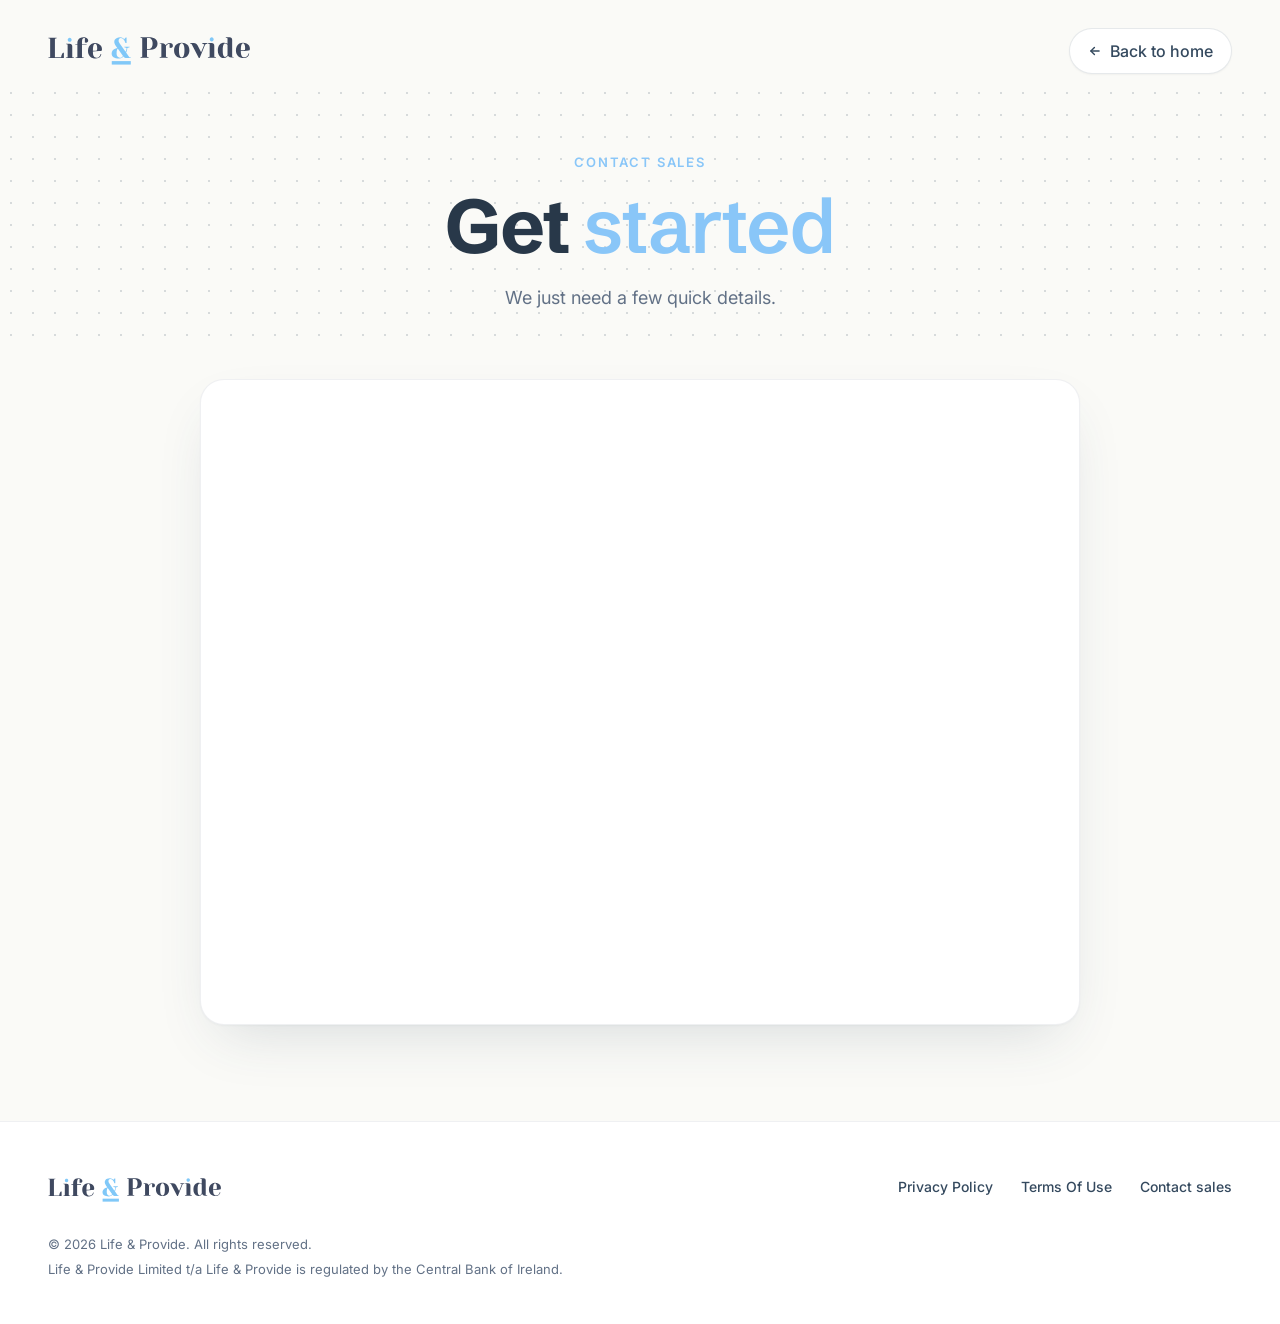
<file: contact-sales.html>
<!doctype html>
<html lang="en">
<head>
<meta charset="utf-8" />
<meta name="viewport" content="width=device-width, initial-scale=1" />
<title>Contact sales — Life &amp; Provide</title>
<link rel="stylesheet" href="colors_and_type.css" />
<link rel="stylesheet" href="site.css" />
<style>
  .contact-hero {
    padding: 72px 0 24px;
    text-align: center;
  }
  .contact-hero .eyebrow {
    font-size: 13px;
    letter-spacing: 0.14em;
    text-transform: uppercase;
    color: var(--lp-sky-500);
    font-weight: var(--lp-fw-semibold);
    margin-bottom: 18px;
  }
  .contact-hero h1 {
    font-family: var(--lp-font-display);
    font-weight: 700;
    font-size: clamp(44px, 6.5vw, 76px);
    line-height: 1.02;
    letter-spacing: -0.025em;
    color: var(--lp-navy-900);
    margin: 0 auto 18px;
    max-width: 14ch;
  }
  .contact-hero h1 .accent { color: var(--lp-sky-500); font-weight: 600; }
  .contact-hero p {
    font-size: 18px;
    line-height: 1.55;
    color: var(--lp-slate-500);
    max-width: 46ch;
    margin: 0 auto 12px;
  }
  .form-card {
    max-width: 880px;
    margin: 32px auto 96px;
    background: white;
    border-radius: 24px;
    border: 1px solid rgba(52, 73, 94, 0.08);
    box-shadow:
      0 1px 2px rgba(52, 73, 94, 0.04),
      0 24px 60px -20px rgba(52, 73, 94, 0.18);
    padding: 12px;
    overflow: hidden;
  }
  .form-card [data-tf-live] {
    min-height: 620px;
    border-radius: 16px;
    overflow: hidden;
  }
  @media (max-width: 640px) {
    .contact-hero { padding: 40px 0 12px; }
    .contact-hero h1 { font-size: clamp(36px, 11vw, 56px); }
    .contact-hero p { font-size: 16px; }
    .form-card { margin: 16px auto 48px; padding: 6px; border-radius: 16px; }
    .form-card [data-tf-live] { min-height: 560px; border-radius: 12px; }
  }
  .reassure {
    max-width: 880px;
    margin: 0 auto 96px;
    display: grid;
    grid-template-columns: repeat(3, 1fr);
    gap: 18px;
    color: var(--lp-slate-500);
    font-size: 14px;
  }
  .reassure .item {
    display: flex;
    align-items: center;
    gap: 10px;
    padding: 14px 16px;
    background: rgba(137, 198, 248, 0.08);
    border: 1px solid rgba(137, 198, 248, 0.18);
    border-radius: 12px;
  }
  .reassure svg { width: 16px; height: 16px; color: var(--lp-sky-500); flex-shrink: 0; }
  @media (max-width: 720px) {
    .reassure { grid-template-columns: 1fr; }
  }
</style>
</head>
<body>

<header class="page">
  <nav class="site-nav" aria-label="primary">
    <a href="index.html" aria-label="Life and Provide home">
      <img class="logo" src="assets/logo-wordmark.svg" alt="Life &amp; Provide" />
    </a>
    <a class="btn-pill" href="index.html" style="background:white;color:var(--lp-navy-800);box-shadow:0 1px 2px rgba(0,0,0,.04);border:1px solid rgba(52,73,94,.12);">
      <svg viewBox="0 0 24 24" fill="none" stroke="currentColor" stroke-width="2.4" stroke-linecap="round" stroke-linejoin="round" aria-hidden="true">
        <polyline points="11 6 5 12 11 18"/>
        <line x1="5" y1="12" x2="19" y2="12"/>
      </svg>
      Back to home
    </a>
  </nav>
</header>

<section class="stipple">
  <div class="page contact-hero">
    <div class="eyebrow">Contact sales</div>
    <h1>Get <span class="accent">started</span></h1>
    <p>We just need a few quick details.</p>
  </div>
</section>

<div class="page">
  <div class="form-card">
    <div data-tf-live="01KQZDK0KGR49VAQ2TFH9BW0PV"></div>
  </div>
</div>

<footer class="site-footer">
  <div class="page">
    <div class="row">
      <a href="index.html" aria-label="Life and Provide home">
        <img class="logo" src="assets/logo-wordmark.svg" alt="Life &amp; Provide" />
      </a>
      <nav class="links" aria-label="footer">
        <a href="privacy-policy.html">Privacy Policy</a>
        <a href="terms-of-use.html">Terms Of Use</a>
        <a href="contact-sales.html">Contact sales</a>
      </nav>
    </div>
    <div class="legal">
      <p>&copy; 2026 Life &amp; Provide. All rights reserved.</p>
      <p>Life &amp; Provide Limited t/a Life &amp; Provide is regulated by the Central Bank of Ireland.</p>
    </div>
  </div>
</footer>

<script src="//embed.typeform.com/next/embed.js"></script>
</body>
</html>
</file>
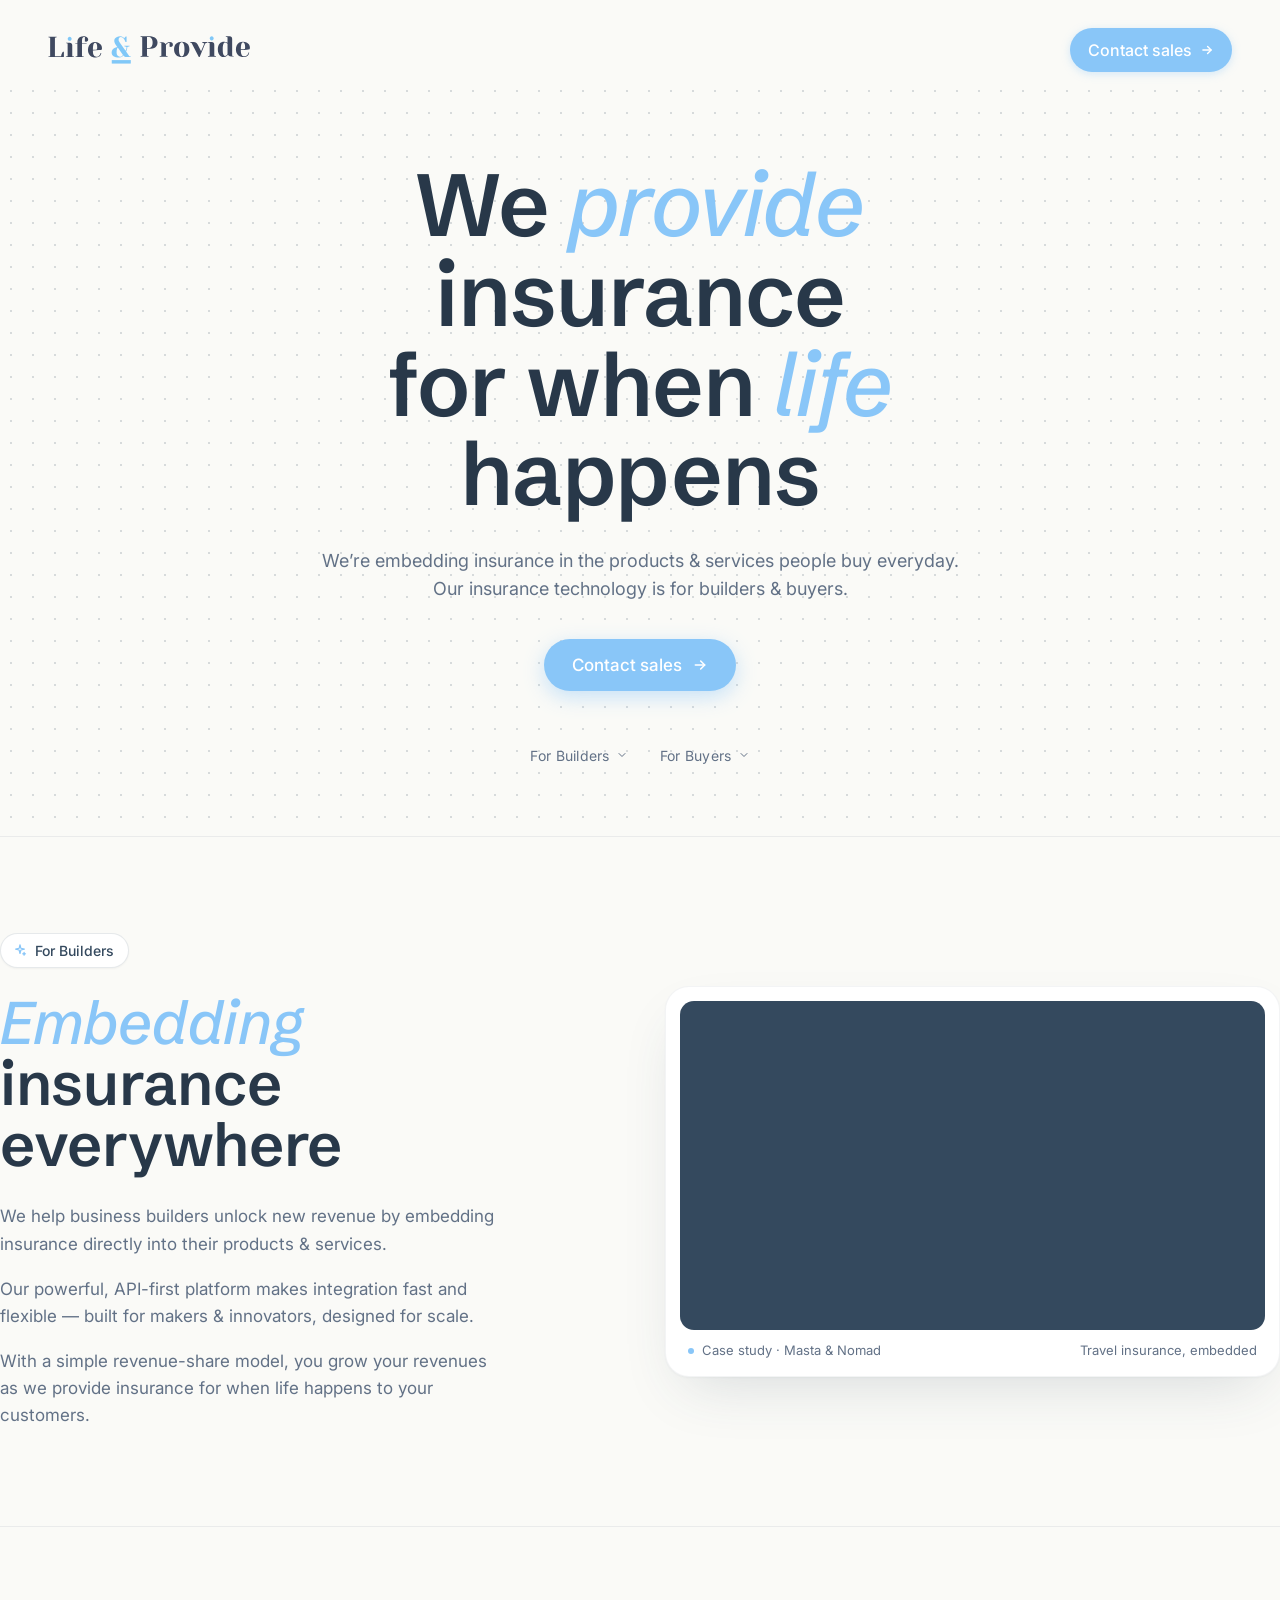
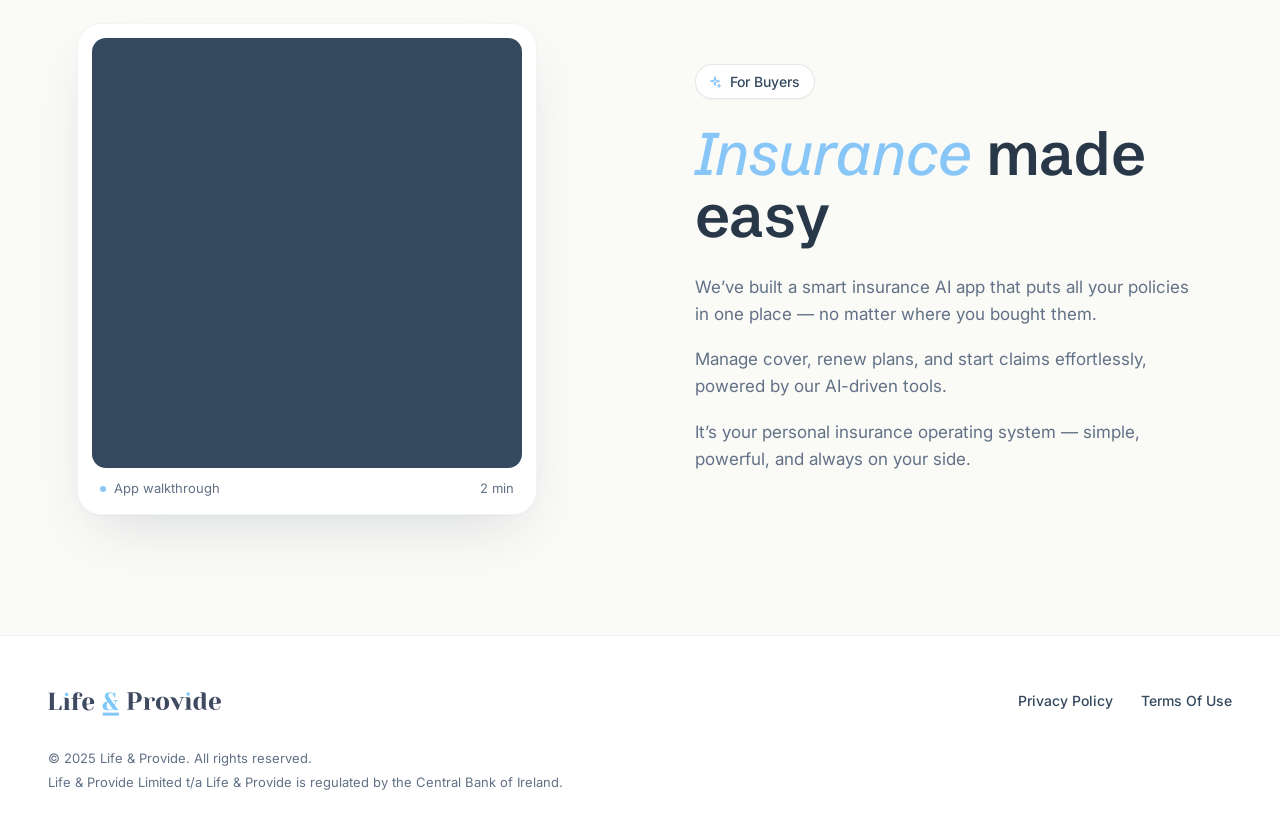
<file: Life and Provide.standalone.src.html>
<!doctype html>
<html lang="en">
<head>
<meta charset="utf-8" />
<meta name="viewport" content="width=device-width, initial-scale=1" />
<title>Life &amp; Provide — Insurance Made Easy</title>
<link rel="stylesheet" href="colors_and_type.css" />
<style>
  * { box-sizing: border-box; }
  html, body {
    margin: 0;
    padding: 0;
    background: #FAFAF7; /* faint cream like marketing site */
    color: var(--lp-fg-on-light);
    font-family: var(--lp-font-ui);
    -webkit-font-smoothing: antialiased;
    text-rendering: optimizeLegibility;
  }

  /* Stipple pattern — the brand's faint dotted background. Subtle. */
  .stipple {
    background-image: radial-gradient(rgba(52, 73, 94, 0.18) 1px, transparent 1.2px);
    background-size: 22px 22px;
    background-position: 0 0;
  }

  a { color: var(--lp-sky-500); text-decoration: none; }
  a:hover { color: rgb(110, 175, 230); }

  /* ─── Layout shell ────────────────────────────────────────── */
  .page {
    max-width: 1280px;
    margin: 0 auto;
    padding: 0 48px;
  }
  @media (max-width: 720px) {
    .page { padding: 0 24px; }
  }

  /* ─── Nav ─────────────────────────────────────────────────── */
  .nav {
    display: flex;
    align-items: center;
    justify-content: space-between;
    padding: 28px 0 8px;
  }
  .nav .logo {
    height: 28px;
    width: auto;
    display: block;
  }
  .nav .cta {
    display: inline-flex;
    align-items: center;
    gap: 8px;
    background: var(--lp-sky-500);
    color: white;
    border: none;
    border-radius: var(--lp-radius-pill);
    padding: 12px 18px;
    font-family: var(--lp-font-ui);
    font-weight: var(--lp-fw-medium);
    font-size: var(--lp-fs-base);
    cursor: pointer;
    box-shadow: 0 2px 8px rgba(137, 198, 248, 0.35);
    transition: background 160ms ease, transform 160ms ease;
  }
  .nav .cta:hover { background: rgb(118, 184, 240); }
  .nav .cta:active { transform: translateY(1px); }
  .nav .cta svg { width: 14px; height: 14px; }

  /* ─── Hero ────────────────────────────────────────────────── */
  .hero {
    padding: 80px 0 72px;
    text-align: center;
    position: relative;
  }
  .hero h1 {
    font-family: var(--lp-font-display);
    font-weight: 600;
    font-size: clamp(44px, 7vw, 88px);
    line-height: 1.02;
    letter-spacing: -0.01em;
    color: var(--lp-navy-900);
    margin: 0 auto 28px;
    max-width: 14ch;
  }
  .hero h1 .accent {
    color: var(--lp-sky-500);
    font-style: italic;
    font-weight: 500;
  }
  .hero p {
    font-size: 18px;
    line-height: 1.55;
    color: var(--lp-slate-500);
    max-width: 58ch;
    margin: 0 auto 36px;
  }
  .hero .cta {
    display: inline-flex;
    align-items: center;
    gap: 10px;
    background: var(--lp-sky-500);
    color: white;
    border: none;
    border-radius: var(--lp-radius-pill);
    padding: 16px 28px;
    font-family: var(--lp-font-ui);
    font-weight: var(--lp-fw-medium);
    font-size: 17px;
    cursor: pointer;
    box-shadow: 0 6px 20px rgba(137, 198, 248, 0.45);
    transition: background 160ms ease, transform 160ms ease;
  }
  .hero .cta:hover { background: rgb(118, 184, 240); }
  .hero .cta svg { width: 16px; height: 16px; }

  /* ─── Anchor link to sections ─────────────────────────────── */
  .hero-anchors {
    display: flex;
    justify-content: center;
    gap: 32px;
    margin-top: 56px;
    color: var(--lp-slate-500);
    font-size: 14px;
    letter-spacing: 0.02em;
  }
  .hero-anchors a {
    color: var(--lp-slate-500);
    display: inline-flex;
    align-items: center;
    gap: 6px;
    transition: color 160ms;
  }
  .hero-anchors a:hover { color: var(--lp-navy-800); }
  .hero-anchors svg { width: 12px; height: 12px; }

  /* ─── Section block ───────────────────────────────────────── */
  .section {
    padding: 96px 0;
    border-top: 1px solid rgba(52, 73, 94, 0.08);
  }
  .section .grid {
    display: grid;
    grid-template-columns: 1fr 1.05fr;
    gap: 80px;
    align-items: center;
  }
  .section.reverse .grid {
    grid-template-columns: 1.05fr 1fr;
  }
  .section.reverse .grid .copy { order: 2; }
  .section.reverse .grid .media { order: 1; }
  @media (max-width: 880px) {
    .section { padding: 64px 0; }
    .section .grid,
    .section.reverse .grid {
      grid-template-columns: 1fr;
      gap: 40px;
    }
    .section.reverse .grid .copy { order: 1; }
    .section.reverse .grid .media { order: 2; }
  }

  .chip {
    display: inline-flex;
    align-items: center;
    gap: 8px;
    background: white;
    border: 1px solid rgba(52, 73, 94, 0.12);
    border-radius: var(--lp-radius-pill);
    padding: 8px 14px 8px 12px;
    font-size: 14px;
    font-weight: var(--lp-fw-medium);
    color: var(--lp-navy-800);
    margin-bottom: 24px;
    box-shadow: 0 1px 2px rgba(0, 0, 0, 0.04);
  }
  .chip .spark {
    color: var(--lp-sky-500);
    width: 14px;
    height: 14px;
  }

  .section h2 {
    font-family: var(--lp-font-display);
    font-weight: 600;
    font-size: clamp(36px, 5vw, 60px);
    line-height: 1.02;
    letter-spacing: -0.005em;
    color: var(--lp-navy-900);
    margin: 0 0 28px;
  }
  .section h2 .accent {
    color: var(--lp-sky-500);
    font-style: italic;
    font-weight: 500;
  }
  .section p {
    font-size: 17px;
    line-height: 1.6;
    color: var(--lp-slate-500);
    max-width: 46ch;
    margin: 0 0 18px;
  }
  .section p:last-of-type { margin-bottom: 0; }

  /* ─── Video frames ────────────────────────────────────────── */
  .video-card {
    background: white;
    border-radius: 24px;
    padding: 14px;
    box-shadow:
      0 1px 2px rgba(52, 73, 94, 0.04),
      0 24px 60px -20px rgba(52, 73, 94, 0.18);
    border: 1px solid rgba(52, 73, 94, 0.06);
  }
  .video-frame-16x9 {
    position: relative;
    padding-top: 56.25%;
    border-radius: 14px;
    overflow: hidden;
    background: var(--lp-navy-800);
  }
  .video-frame-1x1 {
    position: relative;
    padding-top: 100%;
    border-radius: 14px;
    overflow: hidden;
    background: var(--lp-navy-800);
  }
  .video-frame-16x9 iframe,
  .video-frame-1x1 iframe {
    position: absolute;
    inset: 0;
    width: 100%;
    height: 100%;
    border: 0;
  }
  .video-card .caption {
    display: flex;
    align-items: center;
    justify-content: space-between;
    padding: 12px 8px 4px;
    font-size: 13px;
    color: var(--lp-slate-500);
  }
  .video-card .caption .dot {
    width: 6px; height: 6px; border-radius: 50%;
    background: var(--lp-sky-500);
    display: inline-block;
    margin-right: 8px;
    vertical-align: middle;
  }

  /* On the buyers section, the 1:1 video sits inside a phone-ish frame width-cap */
  .buyer-media-wrap {
    max-width: 460px;
    margin: 0 auto;
  }

  /* ─── Footer ──────────────────────────────────────────────── */
  footer {
    border-top: 1px solid rgba(52, 73, 94, 0.08);
    background: white;
    padding: 56px 0 40px;
    margin-top: 24px;
  }
  footer .row {
    display: flex;
    justify-content: space-between;
    align-items: flex-start;
    gap: 40px;
    flex-wrap: wrap;
  }
  footer .links {
    display: flex;
    gap: 28px;
    font-size: 14px;
  }
  footer .links a {
    color: var(--lp-navy-800);
    font-weight: var(--lp-fw-medium);
  }
  footer .links a:hover { color: var(--lp-sky-500); }
  footer .legal {
    margin-top: 32px;
    font-size: 13px;
    line-height: 1.6;
    color: var(--lp-slate-500);
    max-width: 70ch;
  }
  footer .legal p { margin: 0 0 4px; }
  footer .logo {
    height: 24px; width: auto;
    display: block;
  }
</style>
</head>
<body>

<!-- ─── Nav ─────────────────────────────────────────────────────── -->
<header class="page">
  <nav class="nav" aria-label="primary">
    <a href="#top" aria-label="Life and Provide home">
      <img class="logo" src="assets/logo-wordmark.svg" alt="Life &amp; Provide" />
    </a>
    <button class="cta" type="button">
      Contact sales
      <svg viewBox="0 0 24 24" fill="none" stroke="currentColor" stroke-width="2.4" stroke-linecap="round" stroke-linejoin="round" aria-hidden="true">
        <line x1="5" y1="12" x2="19" y2="12"/>
        <polyline points="13 6 19 12 13 18"/>
      </svg>
    </button>
  </nav>
</header>

<!-- ─── Hero ─────────────────────────────────────────────────────── -->
<section id="top" class="stipple">
  <div class="page hero">
    <h1>
      We <span class="accent">provide</span> insurance<br/>
      for when <span class="accent">life</span> happens
    </h1>
    <p>
      We&rsquo;re embedding insurance in the products &amp; services people buy everyday.
      Our insurance technology is for builders &amp; buyers.
    </p>
    <button class="cta" type="button">
      Contact sales
      <svg viewBox="0 0 24 24" fill="none" stroke="currentColor" stroke-width="2.4" stroke-linecap="round" stroke-linejoin="round" aria-hidden="true">
        <line x1="5" y1="12" x2="19" y2="12"/>
        <polyline points="13 6 19 12 13 18"/>
      </svg>
    </button>

    <div class="hero-anchors">
      <a href="#builders">
        For Builders
        <svg viewBox="0 0 24 24" fill="none" stroke="currentColor" stroke-width="2" stroke-linecap="round" stroke-linejoin="round" aria-hidden="true">
          <polyline points="6 9 12 15 18 9"/>
        </svg>
      </a>
      <a href="#buyers">
        For Buyers
        <svg viewBox="0 0 24 24" fill="none" stroke="currentColor" stroke-width="2" stroke-linecap="round" stroke-linejoin="round" aria-hidden="true">
          <polyline points="6 9 12 15 18 9"/>
        </svg>
      </a>
    </div>
  </div>
</section>

<!-- ─── For Builders ─────────────────────────────────────────────── -->
<section id="builders" class="page section">
  <div class="grid">
    <div class="copy">
      <span class="chip">
        <svg class="spark" viewBox="0 0 24 24" fill="none" stroke="currentColor" stroke-width="2" stroke-linecap="round" stroke-linejoin="round" aria-hidden="true">
          <path d="M12 3 13.5 9 19.5 10.5 13.5 12 12 18 10.5 12 4.5 10.5 10.5 9 Z"/>
          <path d="M19 16 19.6 18 21.5 18.5 19.6 19 19 21 18.4 19 16.5 18.5 18.4 18 Z"/>
        </svg>
        For Builders
      </span>
      <h2><span class="accent">Embedding</span> insurance everywhere</h2>
      <p>
        We help business builders unlock new revenue by embedding insurance directly
        into their products &amp; services.
      </p>
      <p>
        Our powerful, API-first platform makes integration fast and flexible — built
        for makers &amp; innovators, designed for scale.
      </p>
      <p>
        With a simple revenue-share model, you grow your revenues as we provide insurance
        for when life happens to your customers.
      </p>
    </div>
    <div class="media">
      <div class="video-card">
        <div class="video-frame-16x9">
          <iframe
            src="https://player.vimeo.com/video/1068056184?h=6246306ec7&amp;badge=0&amp;autopause=0&amp;player_id=0&amp;app_id=58479"
            allow="autoplay; fullscreen; picture-in-picture; clipboard-write; encrypted-media; web-share"
            referrerpolicy="strict-origin-when-cross-origin"
            title="Life &amp; Provide Travel Insurance — working with Masta &amp; Nomad"></iframe>
        </div>
        <div class="caption">
          <span><span class="dot"></span>Case study · Masta &amp; Nomad</span>
          <span>Travel insurance, embedded</span>
        </div>
      </div>
    </div>
  </div>
</section>

<!-- ─── For Buyers ───────────────────────────────────────────────── -->
<section id="buyers" class="page section reverse">
  <div class="grid">
    <div class="copy">
      <span class="chip">
        <svg class="spark" viewBox="0 0 24 24" fill="none" stroke="currentColor" stroke-width="2" stroke-linecap="round" stroke-linejoin="round" aria-hidden="true">
          <path d="M12 3 13.5 9 19.5 10.5 13.5 12 12 18 10.5 12 4.5 10.5 10.5 9 Z"/>
          <path d="M19 16 19.6 18 21.5 18.5 19.6 19 19 21 18.4 19 16.5 18.5 18.4 18 Z"/>
        </svg>
        For Buyers
      </span>
      <h2><span class="accent">Insurance</span> made easy</h2>
      <p>
        We&rsquo;ve built a smart insurance AI app that puts all your policies in one
        place — no matter where you bought them.
      </p>
      <p>
        Manage cover, renew plans, and start claims effortlessly, powered by our AI-driven tools.
      </p>
      <p>
        It&rsquo;s your personal insurance operating system — simple, powerful, and always on your side.
      </p>
    </div>
    <div class="media">
      <div class="buyer-media-wrap">
        <div class="video-card">
          <div class="video-frame-1x1">
            <iframe
              src="https://player.vimeo.com/video/1048746947?h=7d7b1a10fa&amp;badge=0&amp;autopause=0&amp;player_id=0&amp;app_id=58479"
              allow="autoplay; fullscreen; picture-in-picture; clipboard-write; encrypted-media; web-share"
              referrerpolicy="strict-origin-when-cross-origin"
              title="L&amp;P Explainer Video"></iframe>
          </div>
          <div class="caption">
            <span><span class="dot"></span>App walkthrough</span>
            <span>2 min</span>
          </div>
        </div>
      </div>
    </div>
  </div>
</section>

<!-- ─── Footer ───────────────────────────────────────────────────── -->
<footer>
  <div class="page">
    <div class="row">
      <a href="#top" aria-label="Life and Provide home">
        <img class="logo" src="assets/logo-wordmark.svg" alt="Life &amp; Provide" />
      </a>
      <nav class="links" aria-label="footer">
        <a href="#">Privacy Policy</a>
        <a href="#">Terms Of Use</a>
      </nav>
    </div>
    <div class="legal">
      <p>&copy; 2025 Life &amp; Provide. All rights reserved.</p>
      <p>Life &amp; Provide Limited t/a Life &amp; Provide is regulated by the Central Bank of Ireland.</p>
    </div>
  </div>
</footer>

<script src="https://player.vimeo.com/api/player.js"></script>

<template id="__bundler_thumbnail" data-bg-color="#FAFAF7">
  <svg viewBox="0 0 1200 800" xmlns="http://www.w3.org/2000/svg">
    <rect width="1200" height="800" fill="#FAFAF7"/>
    <g font-family="Cormorant Garamond, Times New Roman, Georgia, serif" font-weight="600" font-size="150" text-anchor="middle">
      <text x="600" y="380" fill="rgb(40,56,73)">Life</text>
      <text x="600" y="540" fill="rgb(137,198,248)" font-style="italic" font-weight="500">&amp;</text>
      <text x="600" y="700" fill="rgb(40,56,73)">Provide</text>
    </g>
  </svg>
</template>
</body>
</html>
</file>
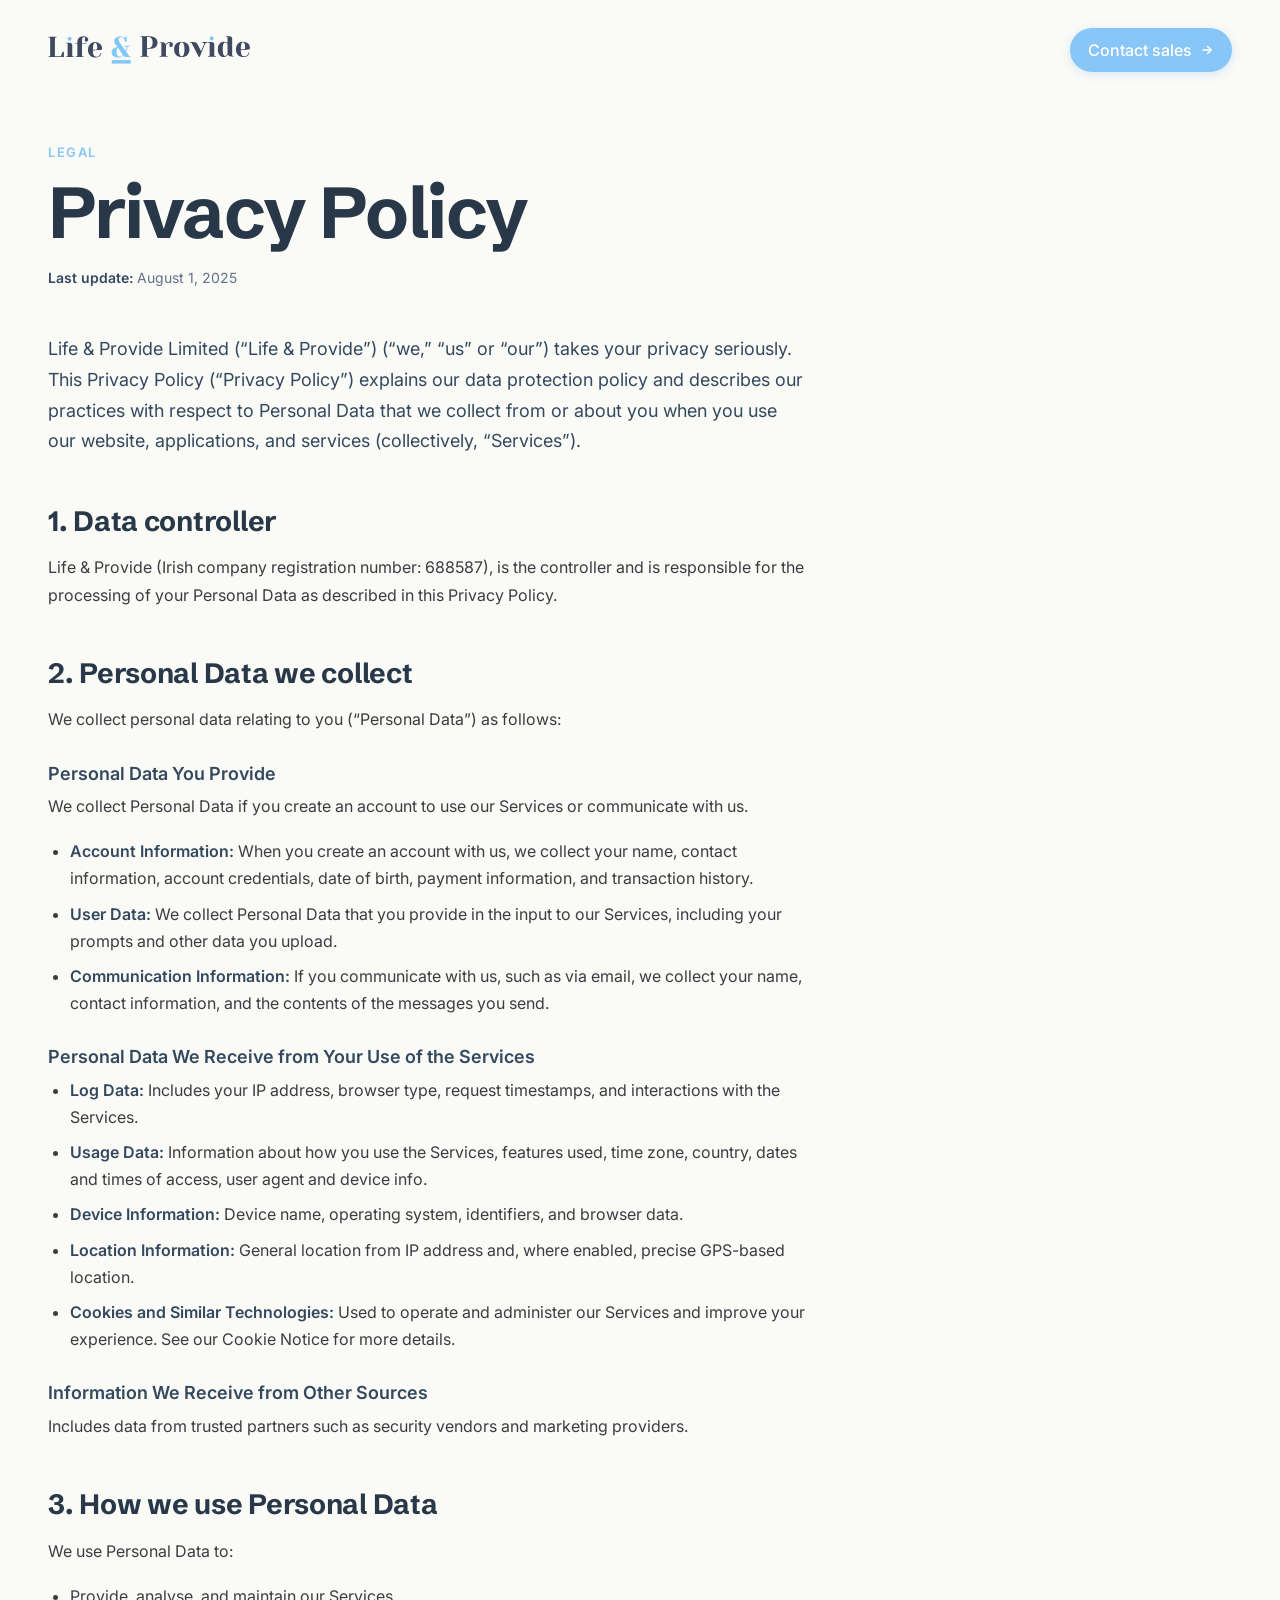
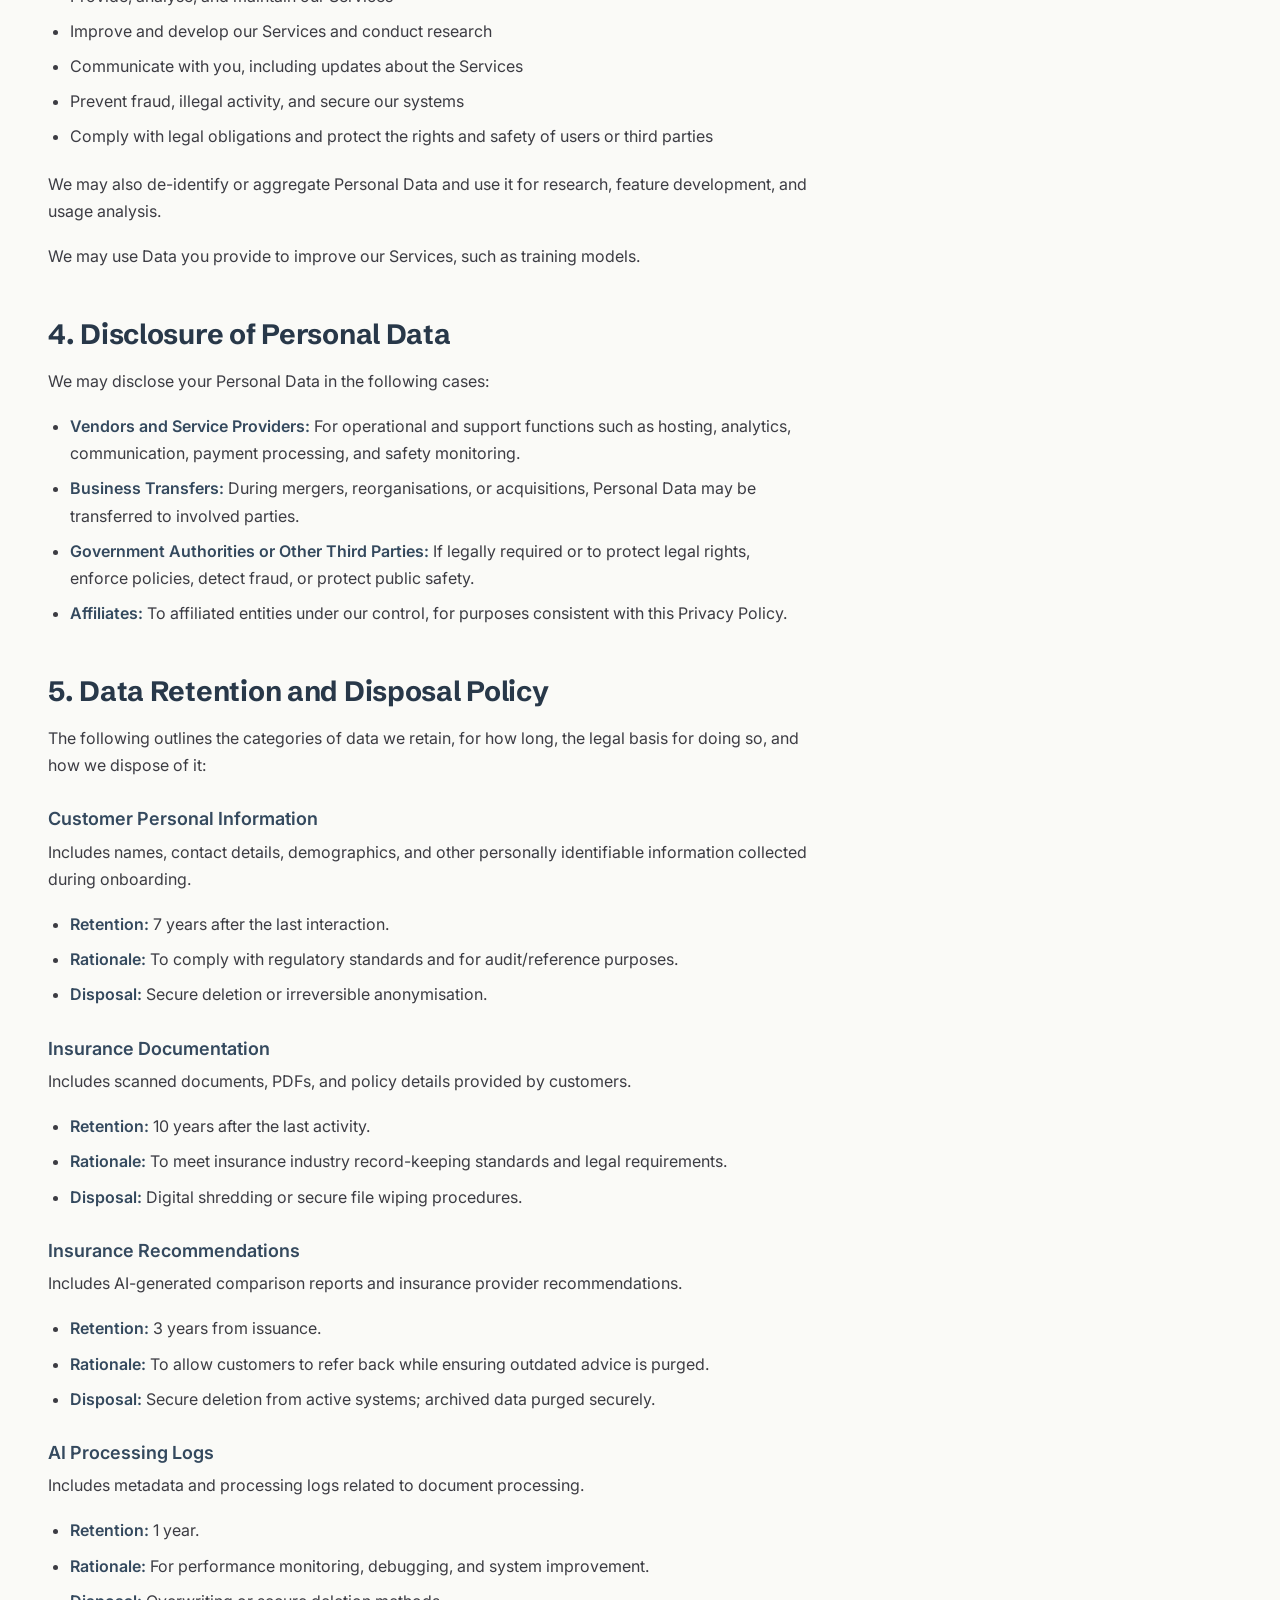
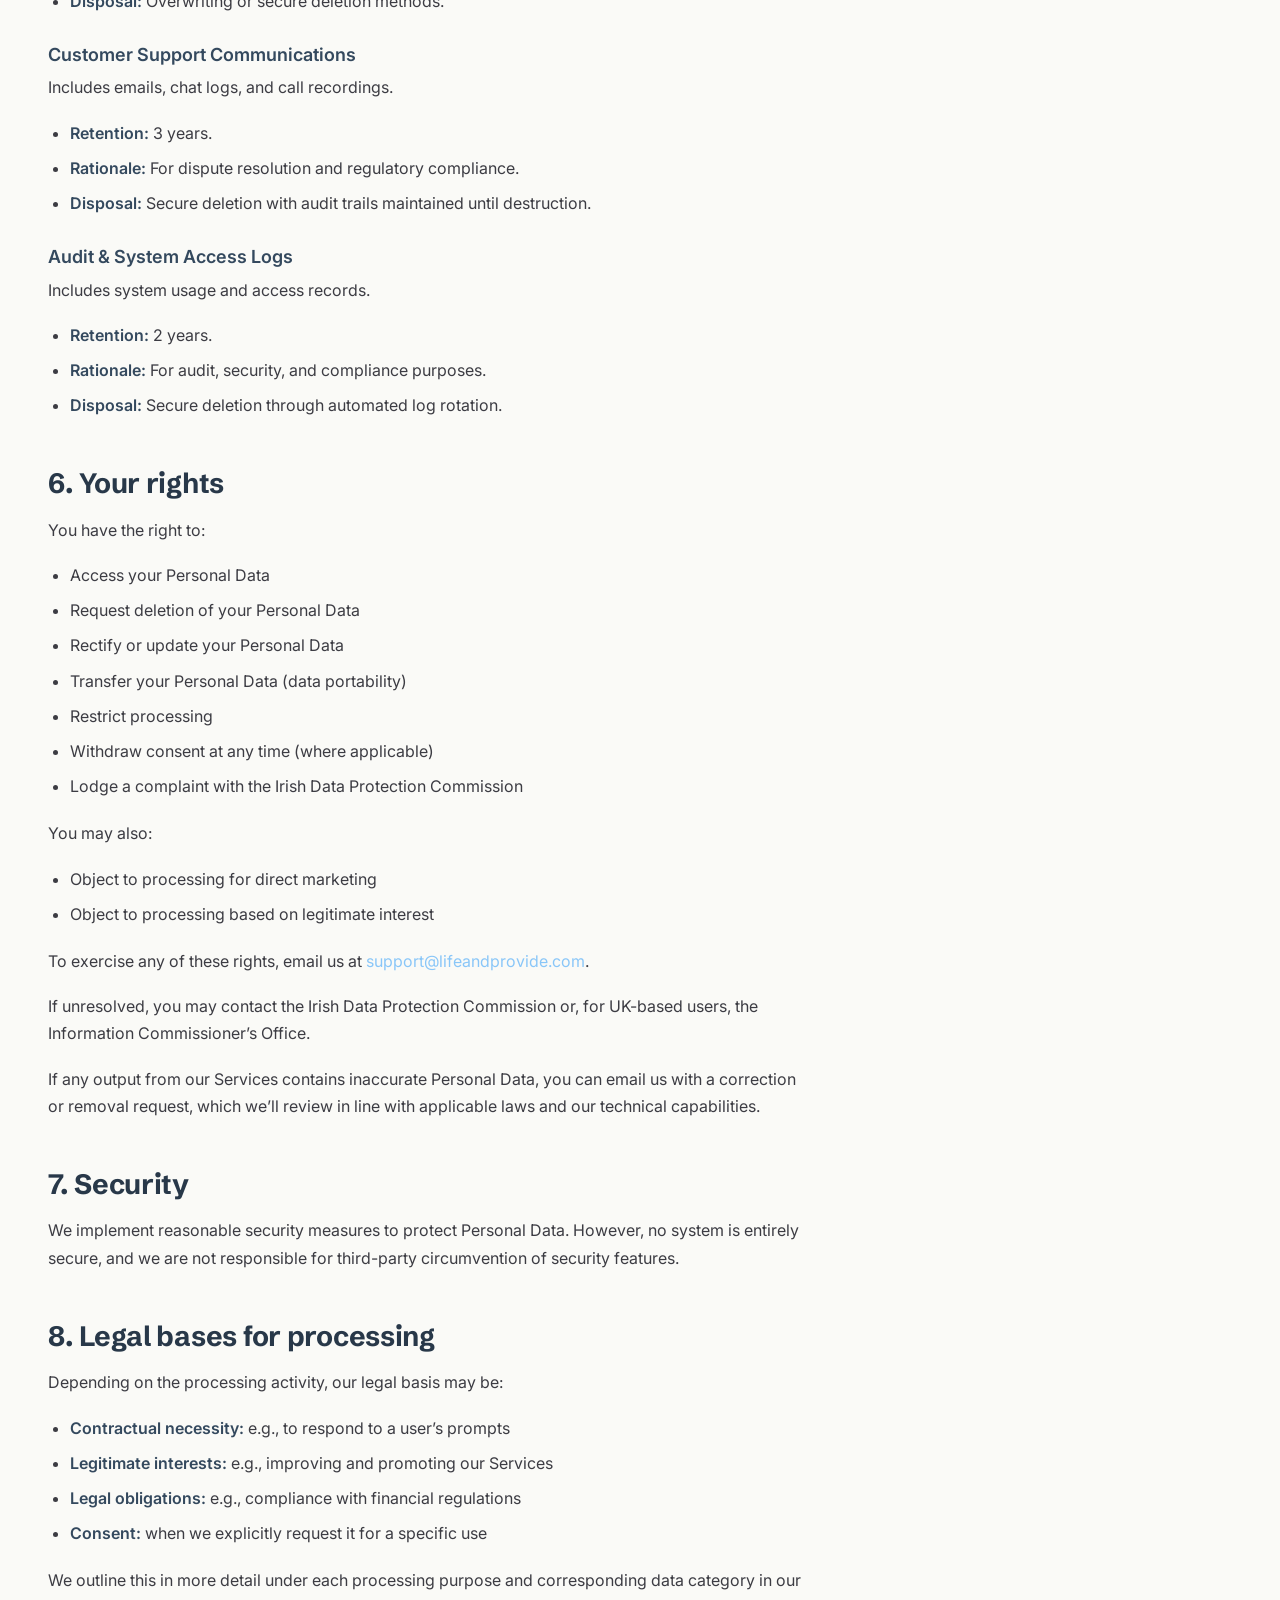
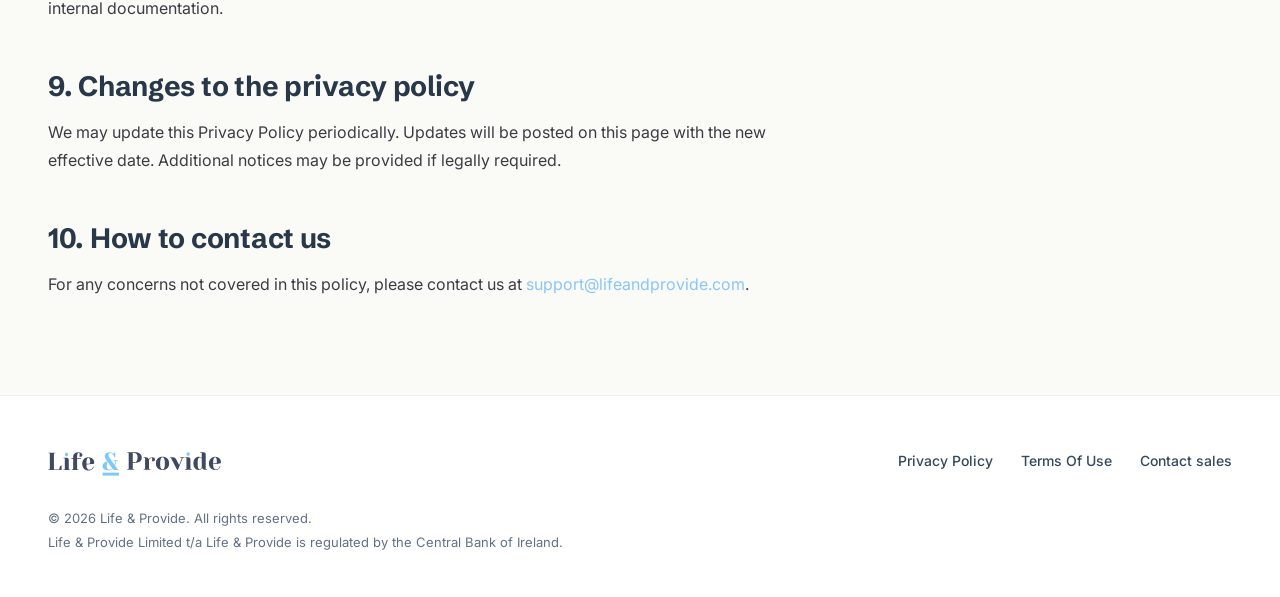
<file: privacy-policy.html>
<!doctype html>
<html lang="en">
<head>
<meta charset="utf-8" />
<meta name="viewport" content="width=device-width, initial-scale=1" />
<title>Privacy Policy — Life &amp; Provide</title>
<link rel="stylesheet" href="colors_and_type.css" />
<link rel="stylesheet" href="site.css" />
</head>
<body>

<header class="page">
  <nav class="site-nav" aria-label="primary">
    <a href="index.html" aria-label="Life and Provide home">
      <img class="logo" src="assets/logo-wordmark.svg" alt="Life &amp; Provide" />
    </a>
    <a class="btn-pill" href="contact-sales.html">
      Contact sales
      <svg viewBox="0 0 24 24" fill="none" stroke="currentColor" stroke-width="2.4" stroke-linecap="round" stroke-linejoin="round" aria-hidden="true">
        <line x1="5" y1="12" x2="19" y2="12"/><polyline points="13 6 19 12 13 18"/>
      </svg>
    </a>
  </nav>
</header>

<main class="page">
  <header class="page-header">
    <div class="eyebrow">Legal</div>
    <h1>Privacy Policy</h1>
    <p class="updated"><strong>Last update:</strong> August 1, 2025</p>
  </header>

  <article class="prose">
    <p class="lead">Life &amp; Provide Limited (&ldquo;Life &amp; Provide&rdquo;) (&ldquo;we,&rdquo; &ldquo;us&rdquo; or &ldquo;our&rdquo;) takes your privacy seriously. This Privacy Policy (&ldquo;Privacy Policy&rdquo;) explains our data protection policy and describes our practices with respect to Personal Data that we collect from or about you when you use our website, applications, and services (collectively, &ldquo;Services&rdquo;).</p>

    <h2>1. Data controller</h2>
    <p>Life &amp; Provide (Irish company registration number: 688587), is the controller and is responsible for the processing of your Personal Data as described in this Privacy Policy.</p>

    <h2>2. Personal Data we collect</h2>
    <p>We collect personal data relating to you (&ldquo;Personal Data&rdquo;) as follows:</p>
    <h3>Personal Data You Provide</h3>
    <p>We collect Personal Data if you create an account to use our Services or communicate with us.</p>
    <ul>
      <li><strong>Account Information:</strong> When you create an account with us, we collect your name, contact information, account credentials, date of birth, payment information, and transaction history.</li>
      <li><strong>User Data:</strong> We collect Personal Data that you provide in the input to our Services, including your prompts and other data you upload.</li>
      <li><strong>Communication Information:</strong> If you communicate with us, such as via email, we collect your name, contact information, and the contents of the messages you send.</li>
    </ul>

    <h3>Personal Data We Receive from Your Use of the Services</h3>
    <ul>
      <li><strong>Log Data:</strong> Includes your IP address, browser type, request timestamps, and interactions with the Services.</li>
      <li><strong>Usage Data:</strong> Information about how you use the Services, features used, time zone, country, dates and times of access, user agent and device info.</li>
      <li><strong>Device Information:</strong> Device name, operating system, identifiers, and browser data.</li>
      <li><strong>Location Information:</strong> General location from IP address and, where enabled, precise GPS-based location.</li>
      <li><strong>Cookies and Similar Technologies:</strong> Used to operate and administer our Services and improve your experience. See our Cookie Notice for more details.</li>
    </ul>

    <h3>Information We Receive from Other Sources</h3>
    <p>Includes data from trusted partners such as security vendors and marketing providers.</p>

    <h2>3. How we use Personal Data</h2>
    <p>We use Personal Data to:</p>
    <ul>
      <li>Provide, analyse, and maintain our Services</li>
      <li>Improve and develop our Services and conduct research</li>
      <li>Communicate with you, including updates about the Services</li>
      <li>Prevent fraud, illegal activity, and secure our systems</li>
      <li>Comply with legal obligations and protect the rights and safety of users or third parties</li>
    </ul>
    <p>We may also de-identify or aggregate Personal Data and use it for research, feature development, and usage analysis.</p>
    <p>We may use Data you provide to improve our Services, such as training models.</p>

    <h2>4. Disclosure of Personal Data</h2>
    <p>We may disclose your Personal Data in the following cases:</p>
    <ul>
      <li><strong>Vendors and Service Providers:</strong> For operational and support functions such as hosting, analytics, communication, payment processing, and safety monitoring.</li>
      <li><strong>Business Transfers:</strong> During mergers, reorganisations, or acquisitions, Personal Data may be transferred to involved parties.</li>
      <li><strong>Government Authorities or Other Third Parties:</strong> If legally required or to protect legal rights, enforce policies, detect fraud, or protect public safety.</li>
      <li><strong>Affiliates:</strong> To affiliated entities under our control, for purposes consistent with this Privacy Policy.</li>
    </ul>

    <h2>5. Data Retention and Disposal Policy</h2>
    <p>The following outlines the categories of data we retain, for how long, the legal basis for doing so, and how we dispose of it:</p>

    <h3>Customer Personal Information</h3>
    <p>Includes names, contact details, demographics, and other personally identifiable information collected during onboarding.</p>
    <ul>
      <li><strong>Retention:</strong> 7 years after the last interaction.</li>
      <li><strong>Rationale:</strong> To comply with regulatory standards and for audit/reference purposes.</li>
      <li><strong>Disposal:</strong> Secure deletion or irreversible anonymisation.</li>
    </ul>

    <h3>Insurance Documentation</h3>
    <p>Includes scanned documents, PDFs, and policy details provided by customers.</p>
    <ul>
      <li><strong>Retention:</strong> 10 years after the last activity.</li>
      <li><strong>Rationale:</strong> To meet insurance industry record-keeping standards and legal requirements.</li>
      <li><strong>Disposal:</strong> Digital shredding or secure file wiping procedures.</li>
    </ul>

    <h3>Insurance Recommendations</h3>
    <p>Includes AI-generated comparison reports and insurance provider recommendations.</p>
    <ul>
      <li><strong>Retention:</strong> 3 years from issuance.</li>
      <li><strong>Rationale:</strong> To allow customers to refer back while ensuring outdated advice is purged.</li>
      <li><strong>Disposal:</strong> Secure deletion from active systems; archived data purged securely.</li>
    </ul>

    <h3>AI Processing Logs</h3>
    <p>Includes metadata and processing logs related to document processing.</p>
    <ul>
      <li><strong>Retention:</strong> 1 year.</li>
      <li><strong>Rationale:</strong> For performance monitoring, debugging, and system improvement.</li>
      <li><strong>Disposal:</strong> Overwriting or secure deletion methods.</li>
    </ul>

    <h3>Customer Support Communications</h3>
    <p>Includes emails, chat logs, and call recordings.</p>
    <ul>
      <li><strong>Retention:</strong> 3 years.</li>
      <li><strong>Rationale:</strong> For dispute resolution and regulatory compliance.</li>
      <li><strong>Disposal:</strong> Secure deletion with audit trails maintained until destruction.</li>
    </ul>

    <h3>Audit &amp; System Access Logs</h3>
    <p>Includes system usage and access records.</p>
    <ul>
      <li><strong>Retention:</strong> 2 years.</li>
      <li><strong>Rationale:</strong> For audit, security, and compliance purposes.</li>
      <li><strong>Disposal:</strong> Secure deletion through automated log rotation.</li>
    </ul>

    <h2>6. Your rights</h2>
    <p>You have the right to:</p>
    <ul>
      <li>Access your Personal Data</li>
      <li>Request deletion of your Personal Data</li>
      <li>Rectify or update your Personal Data</li>
      <li>Transfer your Personal Data (data portability)</li>
      <li>Restrict processing</li>
      <li>Withdraw consent at any time (where applicable)</li>
      <li>Lodge a complaint with the Irish Data Protection Commission</li>
    </ul>
    <p>You may also:</p>
    <ul>
      <li>Object to processing for direct marketing</li>
      <li>Object to processing based on legitimate interest</li>
    </ul>
    <p>To exercise any of these rights, email us at <a href="mailto:support@lifeandprovide.com">support@lifeandprovide.com</a>.</p>
    <p>If unresolved, you may contact the Irish Data Protection Commission or, for UK-based users, the Information Commissioner&rsquo;s Office.</p>
    <p>If any output from our Services contains inaccurate Personal Data, you can email us with a correction or removal request, which we&rsquo;ll review in line with applicable laws and our technical capabilities.</p>

    <h2>7. Security</h2>
    <p>We implement reasonable security measures to protect Personal Data. However, no system is entirely secure, and we are not responsible for third-party circumvention of security features.</p>

    <h2>8. Legal bases for processing</h2>
    <p>Depending on the processing activity, our legal basis may be:</p>
    <ul>
      <li><strong>Contractual necessity:</strong> e.g., to respond to a user&rsquo;s prompts</li>
      <li><strong>Legitimate interests:</strong> e.g., improving and promoting our Services</li>
      <li><strong>Legal obligations:</strong> e.g., compliance with financial regulations</li>
      <li><strong>Consent:</strong> when we explicitly request it for a specific use</li>
    </ul>
    <p>We outline this in more detail under each processing purpose and corresponding data category in our internal documentation.</p>

    <h2>9. Changes to the privacy policy</h2>
    <p>We may update this Privacy Policy periodically. Updates will be posted on this page with the new effective date. Additional notices may be provided if legally required.</p>

    <h2>10. How to contact us</h2>
    <p>For any concerns not covered in this policy, please contact us at <a href="mailto:support@lifeandprovide.com">support@lifeandprovide.com</a>.</p>
  </article>
</main>

<footer class="site-footer">
  <div class="page">
    <div class="row">
      <a href="index.html" aria-label="Life and Provide home">
        <img class="logo" src="assets/logo-wordmark.svg" alt="Life &amp; Provide" />
      </a>
      <nav class="links" aria-label="footer">
        <a href="privacy-policy.html">Privacy Policy</a>
        <a href="terms-of-use.html">Terms Of Use</a>
        <a href="contact-sales.html">Contact sales</a>
      </nav>
    </div>
    <div class="legal">
      <p>&copy; 2026 Life &amp; Provide. All rights reserved.</p>
      <p>Life &amp; Provide Limited t/a Life &amp; Provide is regulated by the Central Bank of Ireland.</p>
    </div>
  </div>
</footer>
</body>
</html>
</file>
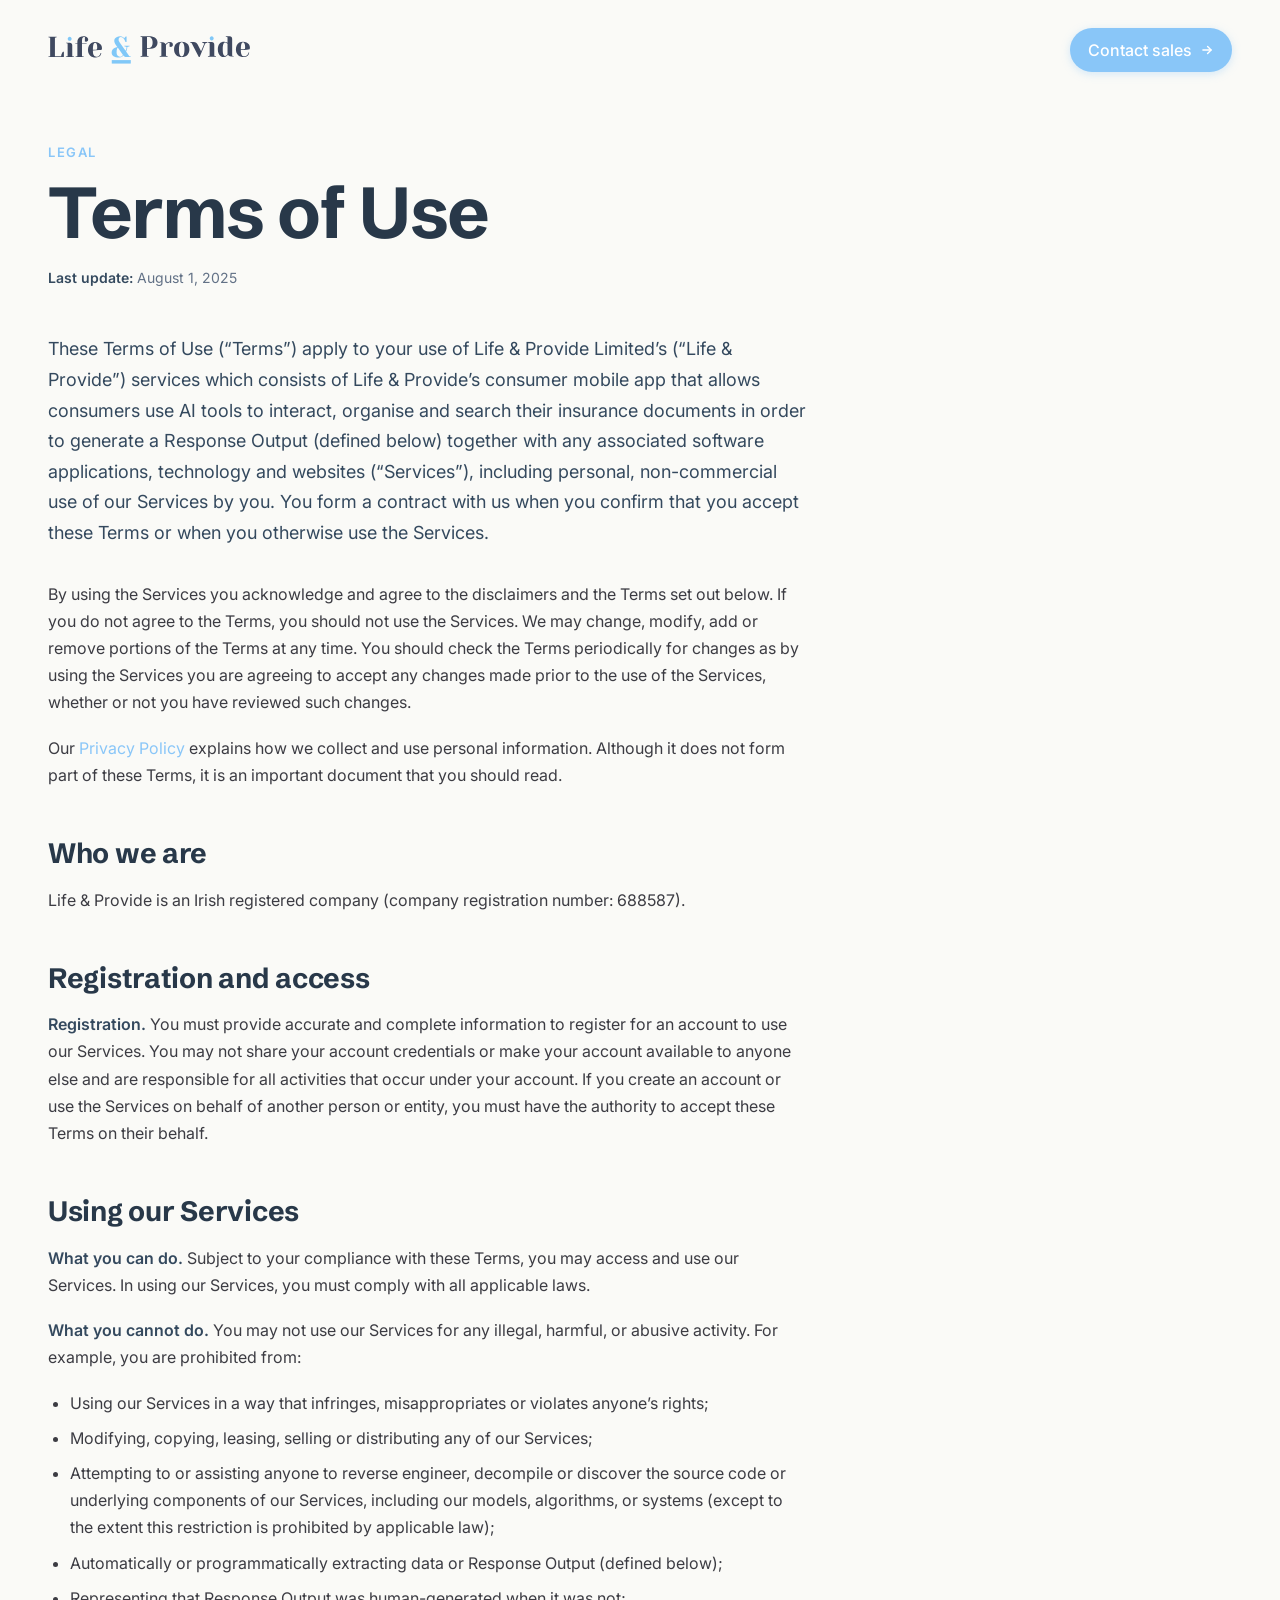
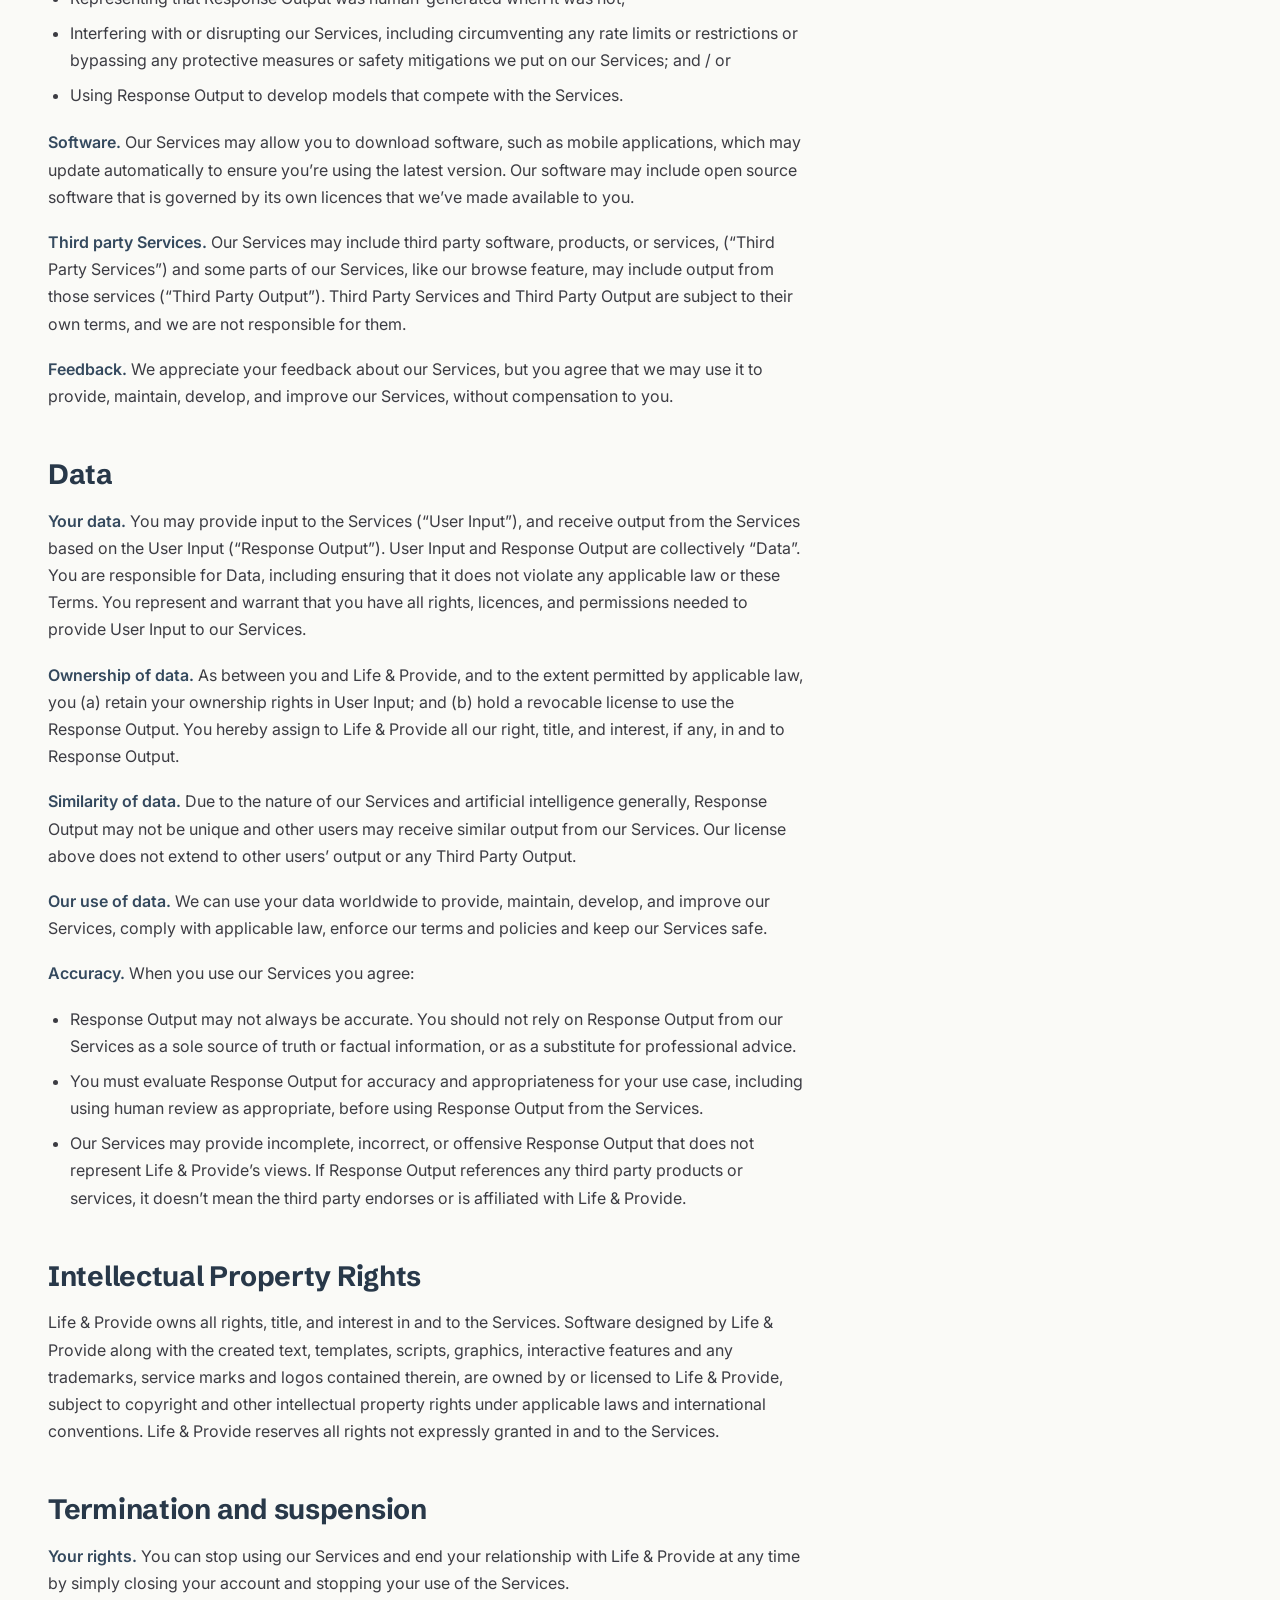
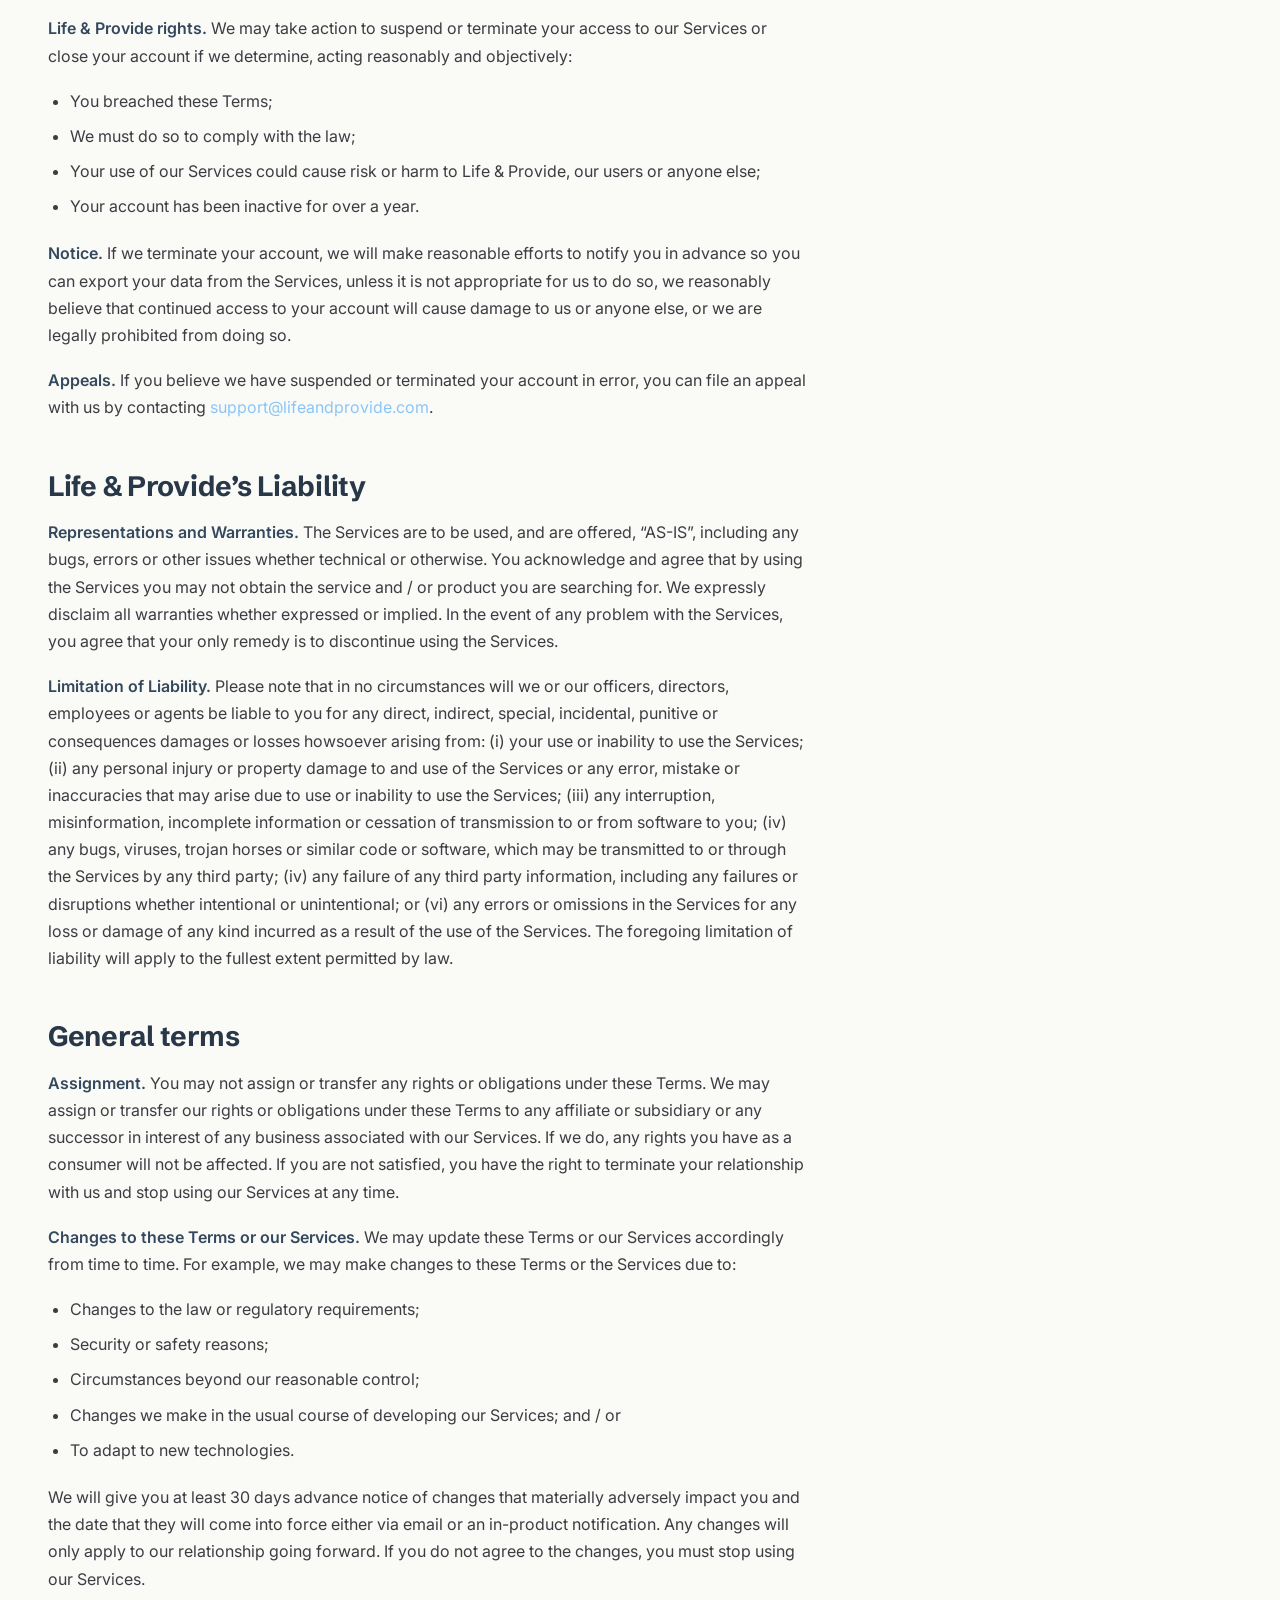
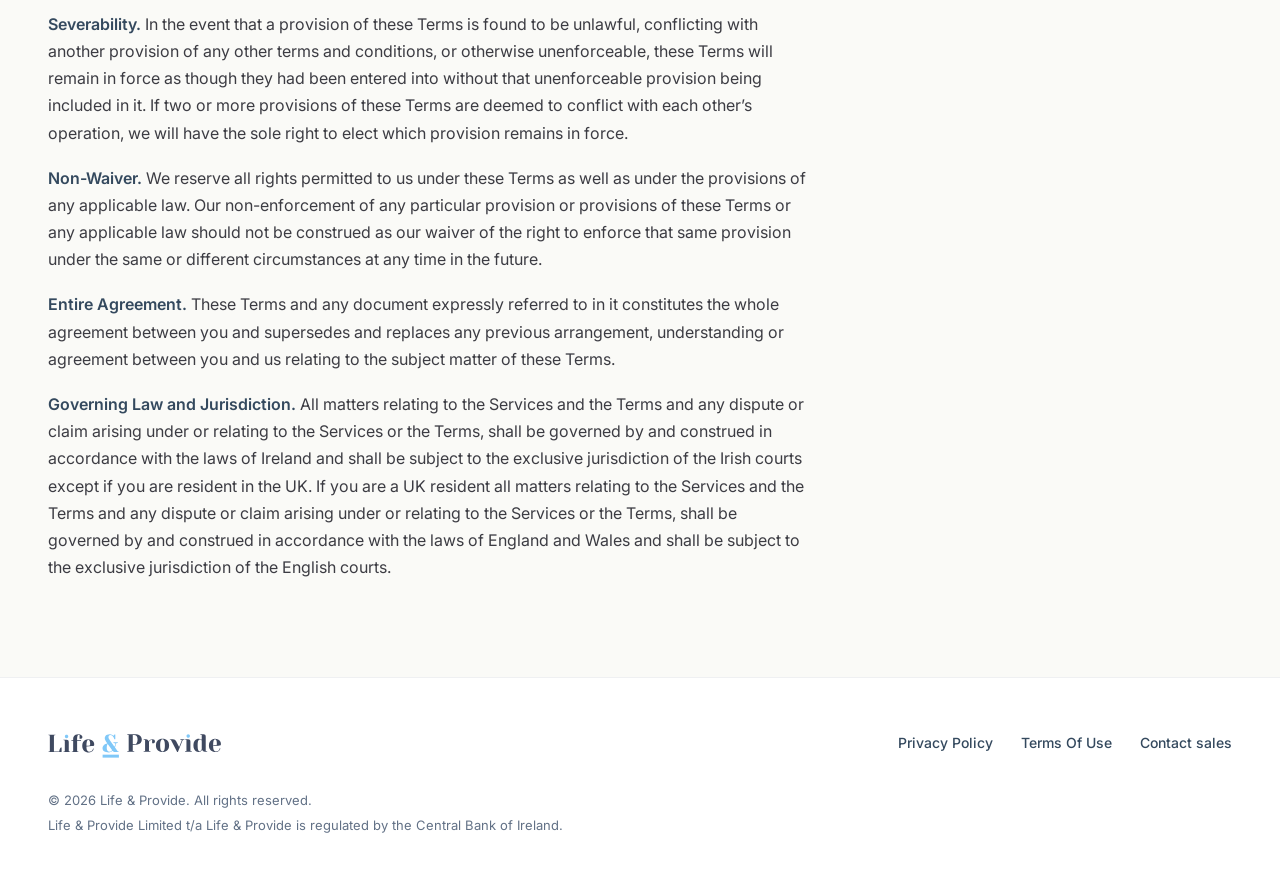
<file: terms-of-use.html>
<!doctype html>
<html lang="en">
<head>
<meta charset="utf-8" />
<meta name="viewport" content="width=device-width, initial-scale=1" />
<title>Terms of Use — Life &amp; Provide</title>
<link rel="stylesheet" href="colors_and_type.css" />
<link rel="stylesheet" href="site.css" />
</head>
<body>

<header class="page">
  <nav class="site-nav" aria-label="primary">
    <a href="index.html" aria-label="Life and Provide home">
      <img class="logo" src="assets/logo-wordmark.svg" alt="Life &amp; Provide" />
    </a>
    <a class="btn-pill" href="contact-sales.html">
      Contact sales
      <svg viewBox="0 0 24 24" fill="none" stroke="currentColor" stroke-width="2.4" stroke-linecap="round" stroke-linejoin="round" aria-hidden="true">
        <line x1="5" y1="12" x2="19" y2="12"/><polyline points="13 6 19 12 13 18"/>
      </svg>
    </a>
  </nav>
</header>

<main class="page">
  <header class="page-header">
    <div class="eyebrow">Legal</div>
    <h1>Terms of Use</h1>
    <p class="updated"><strong>Last update:</strong> August 1, 2025</p>
  </header>

  <article class="prose">
    <p class="lead">These Terms of Use (&ldquo;Terms&rdquo;) apply to your use of Life &amp; Provide Limited&rsquo;s (&ldquo;Life &amp; Provide&rdquo;) services which consists of Life &amp; Provide&rsquo;s consumer mobile app that allows consumers use AI tools to interact, organise and search their insurance documents in order to generate a Response Output (defined below) together with any associated software applications, technology and websites (&ldquo;Services&rdquo;), including personal, non-commercial use of our Services by you. You form a contract with us when you confirm that you accept these Terms or when you otherwise use the Services.</p>

    <p>By using the Services you acknowledge and agree to the disclaimers and the Terms set out below. If you do not agree to the Terms, you should not use the Services. We may change, modify, add or remove portions of the Terms at any time. You should check the Terms periodically for changes as by using the Services you are agreeing to accept any changes made prior to the use of the Services, whether or not you have reviewed such changes.</p>

    <p>Our <a href="privacy-policy.html">Privacy Policy</a> explains how we collect and use personal information. Although it does not form part of these Terms, it is an important document that you should read.</p>

    <h2>Who we are</h2>
    <p>Life &amp; Provide is an Irish registered company (company registration number: 688587).</p>

    <h2>Registration and access</h2>
    <p><strong>Registration.</strong> You must provide accurate and complete information to register for an account to use our Services. You may not share your account credentials or make your account available to anyone else and are responsible for all activities that occur under your account. If you create an account or use the Services on behalf of another person or entity, you must have the authority to accept these Terms on their behalf.</p>

    <h2>Using our Services</h2>
    <p><strong>What you can do.</strong> Subject to your compliance with these Terms, you may access and use our Services. In using our Services, you must comply with all applicable laws.</p>
    <p><strong>What you cannot do.</strong> You may not use our Services for any illegal, harmful, or abusive activity. For example, you are prohibited from:</p>
    <ul>
      <li>Using our Services in a way that infringes, misappropriates or violates anyone&rsquo;s rights;</li>
      <li>Modifying, copying, leasing, selling or distributing any of our Services;</li>
      <li>Attempting to or assisting anyone to reverse engineer, decompile or discover the source code or underlying components of our Services, including our models, algorithms, or systems (except to the extent this restriction is prohibited by applicable law);</li>
      <li>Automatically or programmatically extracting data or Response Output (defined below);</li>
      <li>Representing that Response Output was human-generated when it was not;</li>
      <li>Interfering with or disrupting our Services, including circumventing any rate limits or restrictions or bypassing any protective measures or safety mitigations we put on our Services; and / or</li>
      <li>Using Response Output to develop models that compete with the Services.</li>
    </ul>
    <p><strong>Software.</strong> Our Services may allow you to download software, such as mobile applications, which may update automatically to ensure you&rsquo;re using the latest version. Our software may include open source software that is governed by its own licences that we&rsquo;ve made available to you.</p>
    <p><strong>Third party Services.</strong> Our Services may include third party software, products, or services, (&ldquo;Third Party Services&rdquo;) and some parts of our Services, like our browse feature, may include output from those services (&ldquo;Third Party Output&rdquo;). Third Party Services and Third Party Output are subject to their own terms, and we are not responsible for them.</p>
    <p><strong>Feedback.</strong> We appreciate your feedback about our Services, but you agree that we may use it to provide, maintain, develop, and improve our Services, without compensation to you.</p>

    <h2>Data</h2>
    <p><strong>Your data.</strong> You may provide input to the Services (&ldquo;User Input&rdquo;), and receive output from the Services based on the User Input (&ldquo;Response Output&rdquo;). User Input and Response Output are collectively &ldquo;Data&rdquo;. You are responsible for Data, including ensuring that it does not violate any applicable law or these Terms. You represent and warrant that you have all rights, licences, and permissions needed to provide User Input to our Services.</p>
    <p><strong>Ownership of data.</strong> As between you and Life &amp; Provide, and to the extent permitted by applicable law, you (a) retain your ownership rights in User Input; and (b) hold a revocable license to use the Response Output. You hereby assign to Life &amp; Provide all our right, title, and interest, if any, in and to Response Output.</p>
    <p><strong>Similarity of data.</strong> Due to the nature of our Services and artificial intelligence generally, Response Output may not be unique and other users may receive similar output from our Services. Our license above does not extend to other users&rsquo; output or any Third Party Output.</p>
    <p><strong>Our use of data.</strong> We can use your data worldwide to provide, maintain, develop, and improve our Services, comply with applicable law, enforce our terms and policies and keep our Services safe.</p>
    <p><strong>Accuracy.</strong> When you use our Services you agree:</p>
    <ul>
      <li>Response Output may not always be accurate. You should not rely on Response Output from our Services as a sole source of truth or factual information, or as a substitute for professional advice.</li>
      <li>You must evaluate Response Output for accuracy and appropriateness for your use case, including using human review as appropriate, before using Response Output from the Services.</li>
      <li>Our Services may provide incomplete, incorrect, or offensive Response Output that does not represent Life &amp; Provide&rsquo;s views. If Response Output references any third party products or services, it doesn&rsquo;t mean the third party endorses or is affiliated with Life &amp; Provide.</li>
    </ul>

    <h2>Intellectual Property Rights</h2>
    <p>Life &amp; Provide owns all rights, title, and interest in and to the Services. Software designed by Life &amp; Provide along with the created text, templates, scripts, graphics, interactive features and any trademarks, service marks and logos contained therein, are owned by or licensed to Life &amp; Provide, subject to copyright and other intellectual property rights under applicable laws and international conventions. Life &amp; Provide reserves all rights not expressly granted in and to the Services.</p>

    <h2>Termination and suspension</h2>
    <p><strong>Your rights.</strong> You can stop using our Services and end your relationship with Life &amp; Provide at any time by simply closing your account and stopping your use of the Services.</p>
    <p><strong>Life &amp; Provide rights.</strong> We may take action to suspend or terminate your access to our Services or close your account if we determine, acting reasonably and objectively:</p>
    <ul>
      <li>You breached these Terms;</li>
      <li>We must do so to comply with the law;</li>
      <li>Your use of our Services could cause risk or harm to Life &amp; Provide, our users or anyone else;</li>
      <li>Your account has been inactive for over a year.</li>
    </ul>
    <p><strong>Notice.</strong> If we terminate your account, we will make reasonable efforts to notify you in advance so you can export your data from the Services, unless it is not appropriate for us to do so, we reasonably believe that continued access to your account will cause damage to us or anyone else, or we are legally prohibited from doing so.</p>
    <p><strong>Appeals.</strong> If you believe we have suspended or terminated your account in error, you can file an appeal with us by contacting <a href="mailto:support@lifeandprovide.com">support@lifeandprovide.com</a>.</p>

    <h2>Life &amp; Provide&rsquo;s Liability</h2>
    <p><strong>Representations and Warranties.</strong> The Services are to be used, and are offered, &ldquo;AS-IS&rdquo;, including any bugs, errors or other issues whether technical or otherwise. You acknowledge and agree that by using the Services you may not obtain the service and / or product you are searching for. We expressly disclaim all warranties whether expressed or implied. In the event of any problem with the Services, you agree that your only remedy is to discontinue using the Services.</p>
    <p><strong>Limitation of Liability.</strong> Please note that in no circumstances will we or our officers, directors, employees or agents be liable to you for any direct, indirect, special, incidental, punitive or consequences damages or losses howsoever arising from: (i) your use or inability to use the Services; (ii) any personal injury or property damage to and use of the Services or any error, mistake or inaccuracies that may arise due to use or inability to use the Services; (iii) any interruption, misinformation, incomplete information or cessation of transmission to or from software to you; (iv) any bugs, viruses, trojan horses or similar code or software, which may be transmitted to or through the Services by any third party; (iv) any failure of any third party information, including any failures or disruptions whether intentional or unintentional; or (vi) any errors or omissions in the Services for any loss or damage of any kind incurred as a result of the use of the Services. The foregoing limitation of liability will apply to the fullest extent permitted by law.</p>

    <h2>General terms</h2>
    <p><strong>Assignment.</strong> You may not assign or transfer any rights or obligations under these Terms. We may assign or transfer our rights or obligations under these Terms to any affiliate or subsidiary or any successor in interest of any business associated with our Services. If we do, any rights you have as a consumer will not be affected. If you are not satisfied, you have the right to terminate your relationship with us and stop using our Services at any time.</p>
    <p><strong>Changes to these Terms or our Services.</strong> We may update these Terms or our Services accordingly from time to time. For example, we may make changes to these Terms or the Services due to:</p>
    <ul>
      <li>Changes to the law or regulatory requirements;</li>
      <li>Security or safety reasons;</li>
      <li>Circumstances beyond our reasonable control;</li>
      <li>Changes we make in the usual course of developing our Services; and / or</li>
      <li>To adapt to new technologies.</li>
    </ul>
    <p>We will give you at least 30 days advance notice of changes that materially adversely impact you and the date that they will come into force either via email or an in-product notification. Any changes will only apply to our relationship going forward. If you do not agree to the changes, you must stop using our Services.</p>
    <p><strong>Severability.</strong> In the event that a provision of these Terms is found to be unlawful, conflicting with another provision of any other terms and conditions, or otherwise unenforceable, these Terms will remain in force as though they had been entered into without that unenforceable provision being included in it. If two or more provisions of these Terms are deemed to conflict with each other&rsquo;s operation, we will have the sole right to elect which provision remains in force.</p>
    <p><strong>Non-Waiver.</strong> We reserve all rights permitted to us under these Terms as well as under the provisions of any applicable law. Our non-enforcement of any particular provision or provisions of these Terms or any applicable law should not be construed as our waiver of the right to enforce that same provision under the same or different circumstances at any time in the future.</p>
    <p><strong>Entire Agreement.</strong> These Terms and any document expressly referred to in it constitutes the whole agreement between you and supersedes and replaces any previous arrangement, understanding or agreement between you and us relating to the subject matter of these Terms.</p>
    <p><strong>Governing Law and Jurisdiction.</strong> All matters relating to the Services and the Terms and any dispute or claim arising under or relating to the Services or the Terms, shall be governed by and construed in accordance with the laws of Ireland and shall be subject to the exclusive jurisdiction of the Irish courts except if you are resident in the UK. If you are a UK resident all matters relating to the Services and the Terms and any dispute or claim arising under or relating to the Services or the Terms, shall be governed by and construed in accordance with the laws of England and Wales and shall be subject to the exclusive jurisdiction of the English courts.</p>
  </article>
</main>

<footer class="site-footer">
  <div class="page">
    <div class="row">
      <a href="index.html" aria-label="Life and Provide home">
        <img class="logo" src="assets/logo-wordmark.svg" alt="Life &amp; Provide" />
      </a>
      <nav class="links" aria-label="footer">
        <a href="privacy-policy.html">Privacy Policy</a>
        <a href="terms-of-use.html">Terms Of Use</a>
        <a href="contact-sales.html">Contact sales</a>
      </nav>
    </div>
    <div class="legal">
      <p>&copy; 2026 Life &amp; Provide. All rights reserved.</p>
      <p>Life &amp; Provide Limited t/a Life &amp; Provide is regulated by the Central Bank of Ireland.</p>
    </div>
  </div>
</footer>
</body>
</html>
</file>
<file: colors_and_type.css>
/* Life and Provide — Colors & Type
   Source of truth: Figma "Life and Provide Login Flow v3" + marketing site screenshot.
   The brand pairs a deep slate-navy with a friendly sky-blue accent and a serif logotype. */

@import url("https://fonts.googleapis.com/css2?family=Schibsted+Grotesk:wght@400;500;600;700;800&display=swap");
@import url("https://fonts.googleapis.com/css2?family=Inter:wght@300;400;500;600;700&display=swap");

:root {
  /* ──────────────────────────────────────────────────────────────
     Brand palette
     ────────────────────────────────────────────────────────────── */

  /* Slate-navy — the brand's hero color. App headers, splash, dark CTAs. */
  --lp-navy-900: rgb(40, 56, 73);     /* deepest, used in marketing nav text */
  --lp-navy-800: rgb(52, 73, 94);     /* PRIMARY brand navy — splash, app header, CTA */
  --lp-navy-700: rgb(63, 73, 96);     /* wordmark logo fill */
  --lp-navy-600: rgb(67, 88, 109);    /* surface lift inside navy bg, dark button fill */
  --lp-navy-500: rgb(78, 98, 118);    /* muted navy — minor accents */

  /* Sky — the friendly accent. Highlights, links, primary CTA in verify state. */
  --lp-sky-500: rgb(137, 198, 248);   /* PRIMARY accent — "&", "provide", "life" emphasis */
  --lp-sky-300: rgb(214, 236, 255);   /* tint — background fills, light hovers */
  --lp-sky-100: rgba(137, 198, 248, 0.10); /* hairline border on dark inputs */

  /* Neutrals — slate-cool grayscale */
  --lp-ink-900: rgb(23, 23, 24);      /* near-black, rare */
  --lp-ink-700: rgb(60, 60, 67);      /* iOS system dark text */
  --lp-slate-500: rgb(98, 113, 134);  /* muted slate */
  --lp-slate-400: rgb(118, 118, 128); /* iOS placeholder gray */
  --lp-slate-300: rgb(156, 168, 179); /* PRIMARY text-muted — placeholders, labels, body on dark */
  --lp-slate-200: rgb(194, 195, 195); /* very light label */
  --lp-stone-200: rgb(196, 196, 196); /* icon chip bg in settings */
  --lp-stone-100: rgb(209, 217, 224); /* hairline divider */
  --lp-fog-200: rgb(206, 210, 217);   /* subtle UI fog */
  --lp-fog-100: rgb(233, 238, 242);   /* card whisper */
  --lp-paper-200: rgb(240, 240, 240); /* PRIMARY surface — chat bubble, input rest */
  --lp-paper-100: rgb(245, 245, 245); /* card surface — dashboard policy cards */
  --lp-white: rgb(255, 255, 255);
  --lp-black: rgb(0, 0, 0);

  /* Semantic — derived */
  --lp-bg-app: var(--lp-white);
  --lp-bg-app-dark: var(--lp-navy-800);
  --lp-bg-card: var(--lp-paper-100);
  --lp-bg-bubble-user: var(--lp-paper-200);
  --lp-bg-input-dark: var(--lp-navy-600);
  --lp-bg-input-light: var(--lp-paper-200);

  --lp-fg-on-light: var(--lp-navy-800);
  --lp-fg-on-dark: var(--lp-white);
  --lp-fg-muted: var(--lp-slate-300);
  --lp-fg-link: var(--lp-sky-500);

  --lp-border-on-dark: var(--lp-sky-100);
  --lp-border-hairline: rgba(67, 88, 109, 0.10);

  /* Shadows — used sparingly in app, slightly more in marketing */
  --lp-shadow-xs: 0 1px 2px rgba(0, 0, 0, 0.04);
  --lp-shadow-sm: 0 2px 6px rgba(0, 0, 0, 0.08);
  --lp-shadow-md: 0 8px 24px rgba(0, 0, 0, 0.10);
  --lp-shadow-lg: 0 18px 48px rgba(0, 0, 0, 0.12);

  /* Radii — observed: 10 (cards/inputs), 20 (buttons + composer), 9999 (chips) */
  --lp-radius-sm: 6px;
  --lp-radius-md: 10px;
  --lp-radius-lg: 20px;
  --lp-radius-pill: 9999px;

  /* Spacing — 4px base. App uses 8/12/16/20/24/32. */
  --lp-space-1: 4px;
  --lp-space-2: 8px;
  --lp-space-3: 12px;
  --lp-space-4: 16px;
  --lp-space-5: 20px;
  --lp-space-6: 24px;
  --lp-space-7: 32px;
  --lp-space-8: 48px;

  /* ──────────────────────────────────────────────────────────────
     Type
     ────────────────────────────────────────────────────────────── */

  /* The product UI is set in SF Pro (system). Marketing uses a serif (Cormorant
     Garamond is the closest GFonts match to the wordmark — flag for review).
     Inter is substituted for SF Pro on web/non-Apple. */
  --lp-font-display: "Schibsted Grotesk", "Inter", -apple-system, BlinkMacSystemFont, "Helvetica Neue", Arial, sans-serif;
  --lp-font-ui: "Inter", -apple-system, BlinkMacSystemFont, "SF Pro", "SF Pro Text",
    "Helvetica Neue", Arial, sans-serif;
  --lp-font-mono: ui-monospace, "SF Mono", Menlo, Consolas, monospace;

  /* Weights observed: 400 (regular), 500 (medium — most UI), 600 (semibold), 700 (bold). */
  --lp-fw-regular: 400;
  --lp-fw-medium: 500;
  --lp-fw-semibold: 600;
  --lp-fw-bold: 700;

  /* Sizes observed in Figma: 8, 13, 14, 16, 18, 20, 22, 24, 48, 52 */
  --lp-fs-xs: 13px;
  --lp-fs-sm: 14px;
  --lp-fs-base: 16px;
  --lp-fs-md: 18px;     /* the workhorse — body, button, input */
  --lp-fs-lg: 22px;
  --lp-fs-xl: 24px;
  --lp-fs-2xl: 32px;
  --lp-fs-3xl: 48px;    /* splash tagline */
  --lp-fs-4xl: 52px;    /* dashboard headline number */
}

/* ──────────────────────────────────────────────────────────────
   Semantic type styles
   ────────────────────────────────────────────────────────────── */

.lp-display-1 {
  font-family: var(--lp-font-display);
  font-weight: var(--lp-fw-bold);
  font-size: 64px;
  line-height: 1.05;
  letter-spacing: -0.01em;
  color: var(--lp-fg-on-light);
}
.lp-display-2 {
  font-family: var(--lp-font-display);
  font-weight: var(--lp-fw-bold);
  font-size: 48px;
  line-height: 1.1;
  letter-spacing: -0.005em;
  color: var(--lp-fg-on-light);
}
.lp-h1 {
  font-family: var(--lp-font-ui);
  font-weight: var(--lp-fw-bold);
  font-size: var(--lp-fs-xl);
  line-height: 1.15;
  color: var(--lp-fg-on-light);
}
.lp-h2 {
  font-family: var(--lp-font-ui);
  font-weight: var(--lp-fw-medium);
  font-size: var(--lp-fs-lg);
  line-height: 1.2;
  color: var(--lp-fg-on-light);
}
.lp-h3 {
  font-family: var(--lp-font-ui);
  font-weight: var(--lp-fw-semibold);
  font-size: var(--lp-fs-md);
  line-height: 1.3;
  color: var(--lp-fg-on-light);
}
.lp-body {
  font-family: var(--lp-font-ui);
  font-weight: var(--lp-fw-regular);
  font-size: var(--lp-fs-md);
  line-height: 1.5;
  color: var(--lp-fg-on-light);
}
.lp-body-sm {
  font-family: var(--lp-font-ui);
  font-weight: var(--lp-fw-regular);
  font-size: var(--lp-fs-sm);
  line-height: 1.5;
  color: var(--lp-fg-on-light);
}
.lp-label {
  font-family: var(--lp-font-ui);
  font-weight: var(--lp-fw-bold);
  font-size: var(--lp-fs-md);
  line-height: 1.2;
  color: var(--lp-fg-muted);
}
.lp-button-text {
  font-family: var(--lp-font-ui);
  font-weight: var(--lp-fw-medium);
  font-size: var(--lp-fs-md);
  line-height: 1;
}
.lp-caption {
  font-family: var(--lp-font-ui);
  font-weight: var(--lp-fw-regular);
  font-size: var(--lp-fs-xs);
  line-height: 1.4;
  color: var(--lp-fg-muted);
}
.lp-tagline {
  font-family: var(--lp-font-ui);
  font-weight: var(--lp-fw-regular);
  font-size: var(--lp-fs-3xl);
  line-height: 1;
  color: var(--lp-white);
  text-align: center;
}
.lp-stat {
  font-family: var(--lp-font-ui);
  font-weight: var(--lp-fw-regular);
  font-size: var(--lp-fs-4xl);
  line-height: 1;
  color: var(--lp-white);
}
</file>
<file: site.css>
/* Life & Provide — shared site styles (header / footer / typography overrides) */

* { box-sizing: border-box; }
html, body {
  margin: 0;
  padding: 0;
  background: #FAFAF7;
  color: var(--lp-fg-on-light);
  font-family: var(--lp-font-ui);
  -webkit-font-smoothing: antialiased;
  text-rendering: optimizeLegibility;
}

a { color: var(--lp-sky-500); text-decoration: none; }
a:hover { color: rgb(110, 175, 230); }

/* Stipple pattern — the brand's faint dotted background. */
.stipple {
  background-image: radial-gradient(rgba(52, 73, 94, 0.18) 1px, transparent 1.2px);
  background-size: 22px 22px;
  background-position: 0 0;
}

/* ─── Layout shell ────────────────────────────────────────── */
.page {
  max-width: 1280px;
  margin: 0 auto;
  padding: 0 48px;
}
@media (max-width: 960px) {
  .page { padding: 0 32px; }
}
@media (max-width: 640px) {
  .page { padding: 0 28px; }
}
@media (max-width: 380px) {
  .page { padding: 0 22px; }
}

/* ─── Nav ─────────────────────────────────────────────────── */
.site-nav {
  display: flex;
  align-items: center;
  justify-content: space-between;
  padding: 28px 0 8px;
  gap: 12px;
}
.site-nav .logo {
  height: 28px;
  width: auto;
  display: block;
  max-width: 60vw;
}
@media (max-width: 480px) {
  .site-nav { padding: 20px 0 4px; }
  .site-nav .logo { height: 24px; }
}
.btn-pill {
  display: inline-flex;
  align-items: center;
  gap: 8px;
  background: var(--lp-sky-500);
  color: white;
  border: none;
  border-radius: var(--lp-radius-pill);
  padding: 12px 18px;
  font-family: var(--lp-font-ui);
  font-weight: var(--lp-fw-medium);
  font-size: var(--lp-fs-base);
  cursor: pointer;
  text-decoration: none;
  box-shadow: 0 2px 8px rgba(137, 198, 248, 0.35);
  transition: background 160ms ease, transform 160ms ease;
}
.btn-pill:hover { background: rgb(118, 184, 240); color: white; }
.btn-pill:active { transform: translateY(1px); }
.btn-pill svg { width: 14px; height: 14px; }

.btn-pill.lg {
  padding: 16px 28px;
  font-size: 17px;
  box-shadow: 0 6px 20px rgba(137, 198, 248, 0.45);
}
.btn-pill.lg svg { width: 16px; height: 16px; }

@media (max-width: 480px) {
  .btn-pill { padding: 10px 14px; font-size: 14px; gap: 6px; }
  .btn-pill.lg { padding: 14px 22px; font-size: 16px; }
}

/* ─── Page header (for sub-pages) ─────────────────────────── */
.page-header {
  padding: 64px 0 24px;
  text-align: left;
}
@media (max-width: 640px) {
  .page-header { padding: 40px 0 16px; }
}
.page-header .eyebrow {
  font-size: 13px;
  letter-spacing: 0.12em;
  text-transform: uppercase;
  color: var(--lp-sky-500);
  font-weight: var(--lp-fw-semibold);
  margin-bottom: 16px;
}
.page-header h1 {
  font-family: var(--lp-font-display);
  font-weight: 700;
  font-size: clamp(40px, 6vw, 72px);
  line-height: 1.02;
  letter-spacing: -0.02em;
  color: var(--lp-navy-900);
  margin: 0 0 20px;
}
.page-header .updated {
  font-size: 14px;
  color: var(--lp-slate-500);
  margin: 0;
}
.page-header .updated strong {
  color: var(--lp-navy-800);
  font-weight: var(--lp-fw-semibold);
}

/* ─── Long-form prose ─────────────────────────────────────── */
.prose {
  max-width: 760px;
  margin: 24px 0 96px;
  font-size: 16px;
  line-height: 1.7;
  color: var(--lp-ink-700);
  word-wrap: break-word;
  overflow-wrap: break-word;
}
.prose p { margin: 0 0 18px; }
.prose h2 {
  font-family: var(--lp-font-display);
  font-weight: 700;
  font-size: 28px;
  line-height: 1.2;
  letter-spacing: -0.01em;
  color: var(--lp-navy-900);
  margin: 48px 0 16px;
}
.prose h3 {
  font-family: var(--lp-font-ui);
  font-weight: var(--lp-fw-semibold);
  font-size: 18px;
  line-height: 1.3;
  color: var(--lp-navy-800);
  margin: 28px 0 8px;
}
@media (max-width: 640px) {
  .prose { margin: 16px 0 64px; font-size: 15px; }
  .prose h2 { font-size: 24px; margin: 36px 0 12px; }
  .prose h3 { font-size: 17px; margin: 24px 0 6px; }
  .prose .lead { font-size: 17px; margin-bottom: 24px; }
}
.prose ul {
  padding-left: 22px;
  margin: 8px 0 20px;
}
.prose ul li { margin-bottom: 8px; }
.prose strong { color: var(--lp-navy-800); font-weight: var(--lp-fw-semibold); }
.prose a { color: var(--lp-sky-500); }
.prose a:hover { text-decoration: underline; }
.prose .lead {
  font-size: 18px;
  color: var(--lp-navy-800);
  margin-bottom: 32px;
}

/* ─── Footer ──────────────────────────────────────────────── */
.site-footer {
  border-top: 1px solid rgba(52, 73, 94, 0.08);
  background: white;
  padding: 56px 0 40px;
  margin-top: 24px;
}
.site-footer .row {
  display: flex;
  justify-content: space-between;
  align-items: flex-start;
  gap: 40px;
  flex-wrap: wrap;
}
.site-footer .links {
  display: flex;
  gap: 28px;
  font-size: 14px;
  flex-wrap: wrap;
}
@media (max-width: 640px) {
  .site-footer { padding: 40px 0 32px; }
  .site-footer .row { gap: 24px; }
  .site-footer .links { gap: 18px; font-size: 13px; }
  .site-footer .legal { margin-top: 24px; font-size: 12px; }
}
.site-footer .links a {
  color: var(--lp-navy-800);
  font-weight: var(--lp-fw-medium);
}
.site-footer .links a:hover { color: var(--lp-sky-500); }
.site-footer .legal {
  margin-top: 32px;
  font-size: 13px;
  line-height: 1.6;
  color: var(--lp-slate-500);
  max-width: 70ch;
}
.site-footer .legal p { margin: 0 0 4px; }
.site-footer .logo { height: 24px; width: auto; display: block; }
</file>
